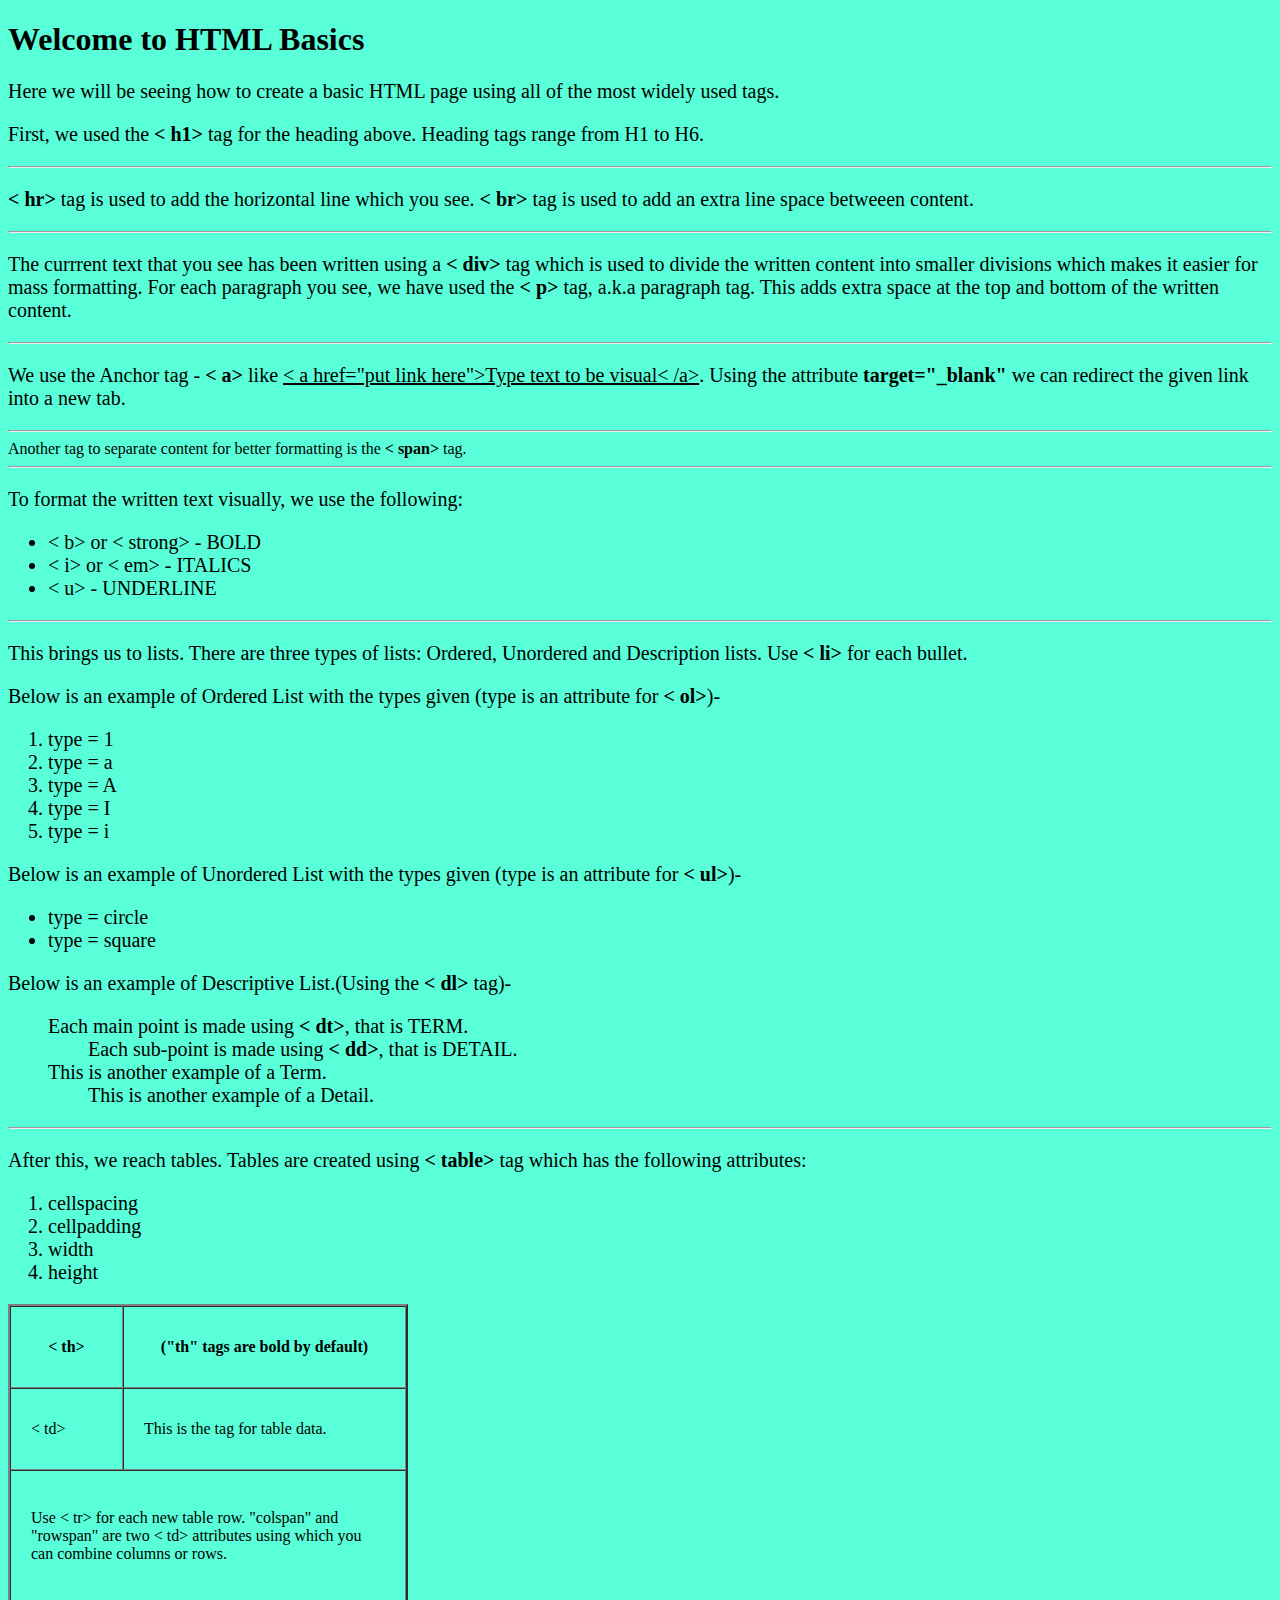
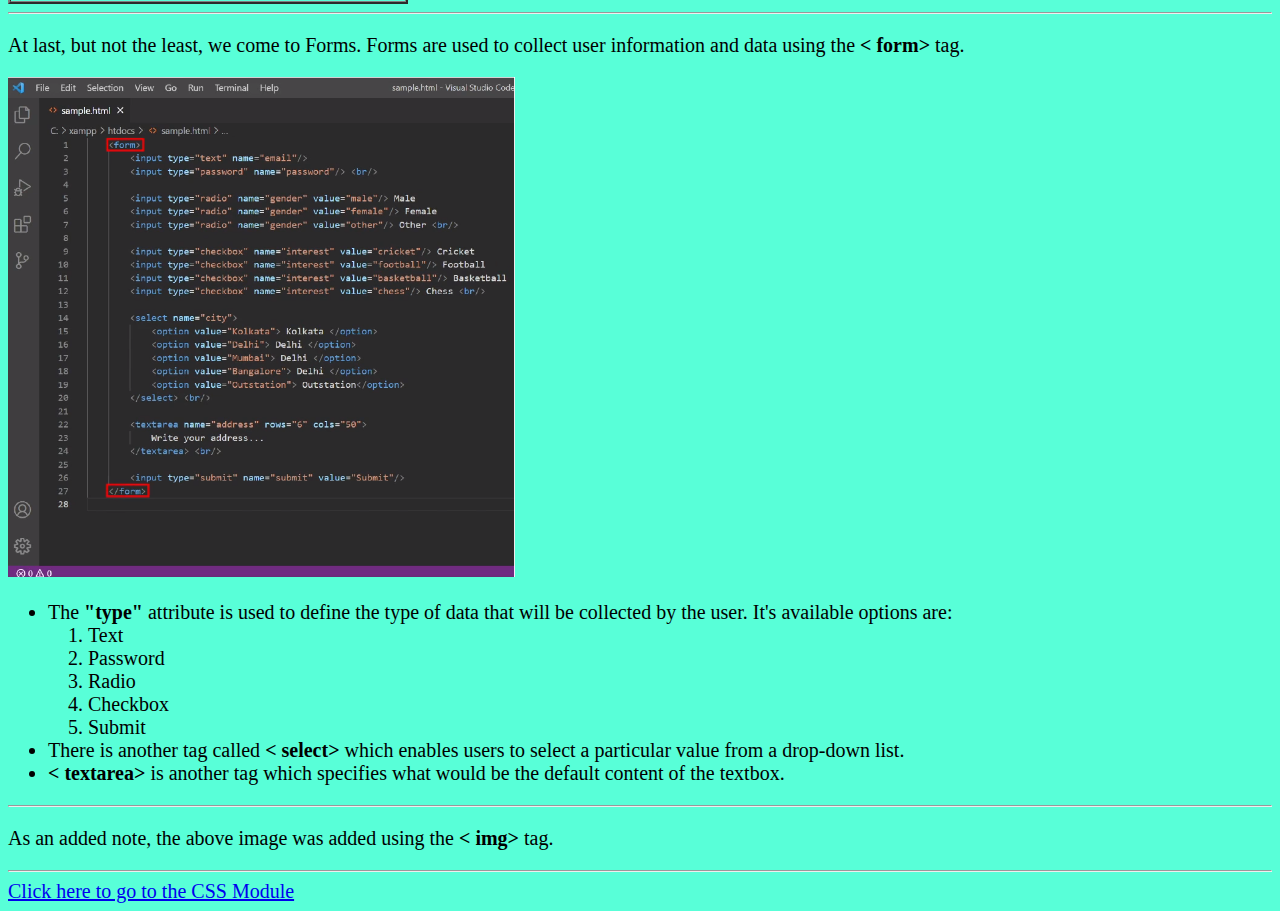
<file: index.html>
<!DOCTYPE html>
<html lang="en">
<head>
    <meta charset="UTF-8">
    <meta http-equiv="X-UA-Compatible" content="IE=edge">
    <meta name="viewport" content="width=device-width, initial-scale=1.0">
    <link rel="stylesheet" href="./CSS/indexStyles.css">
    <title>Document</title>
</head>
<body>
    <h1>Welcome to HTML Basics</h1>
    <p>Here we will be seeing how to create a basic HTML page using all of the most widely used tags.</p>
    <div>
        <p>First, we used the <strong>< h1></strong> tag for the heading above. Heading tags range from H1 to H6.</p>
        <hr/>
        <p><strong>< hr></strong> tag is used to add the horizontal line which you see. <strong>< br></strong> tag is used to add an extra line space betweeen content.</p>
        <hr>
        <p>The currrent text that you see has been written using a <strong>< div></strong> tag which is used to divide the written content into smaller divisions which makes it easier for mass formatting.
        For each paragraph you see, we have used the <strong>< p></strong> tag, a.k.a paragraph tag. This adds extra space at the top and bottom of the written content.</p>
    </div>
    <hr>
    <p>We use the Anchor tag - <strong>< a></strong> like <u>< a href="put link here">Type text to be visual< /a></u>. Using the attribute <strong>target="_blank"</strong> we can redirect the given link into a new tab.</p>
    <hr>
    <span>Another tag to separate content for better formatting is the <strong>< span></strong> tag.</span>
    <hr>
    <p>To format the written text visually, we use the following:
        <ul>
            <li>< b> or < strong> - BOLD</li>
            <li>< i> or < em> - ITALICS</li>
            <li>< u> - UNDERLINE</li>
        </ul>
    </p>
    <hr>
    <p>This brings us to lists. There are three types of lists: Ordered, Unordered and Description lists. Use <strong>< li></strong> for each bullet.</p>
    <p>Below is an example of Ordered List with the types given (type is an attribute for <strong>< ol></strong>)-</p>
    <ol>
        <li>type = 1</li>
        <li>type = a</li>
        <li>type = A</li>
        <li>type = I</li>
        <li>type = i</li>
    </ol>
    <p>Below is an example of Unordered List with the types given (type is an attribute for <strong>< ul></strong>)-</p>
    <ul>
        <li>type = circle</li>
        <li>type = square</li>
    </ul>
    <p>Below is an example of Descriptive List.(Using the <strong>< dl></strong> tag)-</p>
    <ol>
        <dt>Each main point is made using <strong>< dt></strong>, that is TERM.</dt>
        <dd>Each sub-point is made using <strong>< dd></strong>, that is DETAIL.</dd>
        <dt>This is another example of a Term.</dt>
        <dd>This is another example of a Detail.</dd>
    </ol>
    <hr>
    <p>After this, we reach tables. Tables are created using <strong>< table></strong> tag which has the following attributes:
        <ol>
            <li>cellspacing</li>
            <li>cellpadding</li>
            <li>width</li>
            <li>height</li>
        </ol>
    </p>
    <table border = '2' cellspacing = '0' cellpadding = '20' width = '400' height = '300'>
        <tr>
            <th>< th></th>
            <th>("th" tags are bold by default)</th>
        </tr>
        <tr>
            <td>< td></td>
            <td>This is the tag for table data.</td>
        </tr>
        <tr>
            <td colspan="2">Use < tr> for each new table row. "colspan" and "rowspan" are two < td> attributes using which you can combine columns or rows.</td>
        </tr>
    </table>
    <hr>
    <p>At last, but not the least, we come to Forms. Forms are used to collect user information and data using the <strong>< form></strong> tag.</p>
    <img src="/imgs/forms.png" alt="Forms image">
    <ul>
        <li>The <strong>"type"</strong> attribute is used to define the type of data that will be collected by the user. It's available options are:</li>
        <ol>
            <li>Text</li>
            <li>Password</li>
            <li>Radio</li>
            <li>Checkbox</li>
            <li>Submit</li>
        </ol>
        <li>There is another tag called <strong>< select></strong> which enables users to select a particular value from a drop-down list.</li>
        <li><strong>< textarea></strong> is another tag which specifies what would be the default content of the textbox.</li>
    </ul>
    <hr>
    <p>As an added note, the above image was added using the <strong>< img></strong> tag.</p>
    <hr>
    <a href="styling.html" target="_blank">Click here to go to the CSS Module</a>

</body>
</html>
</file>
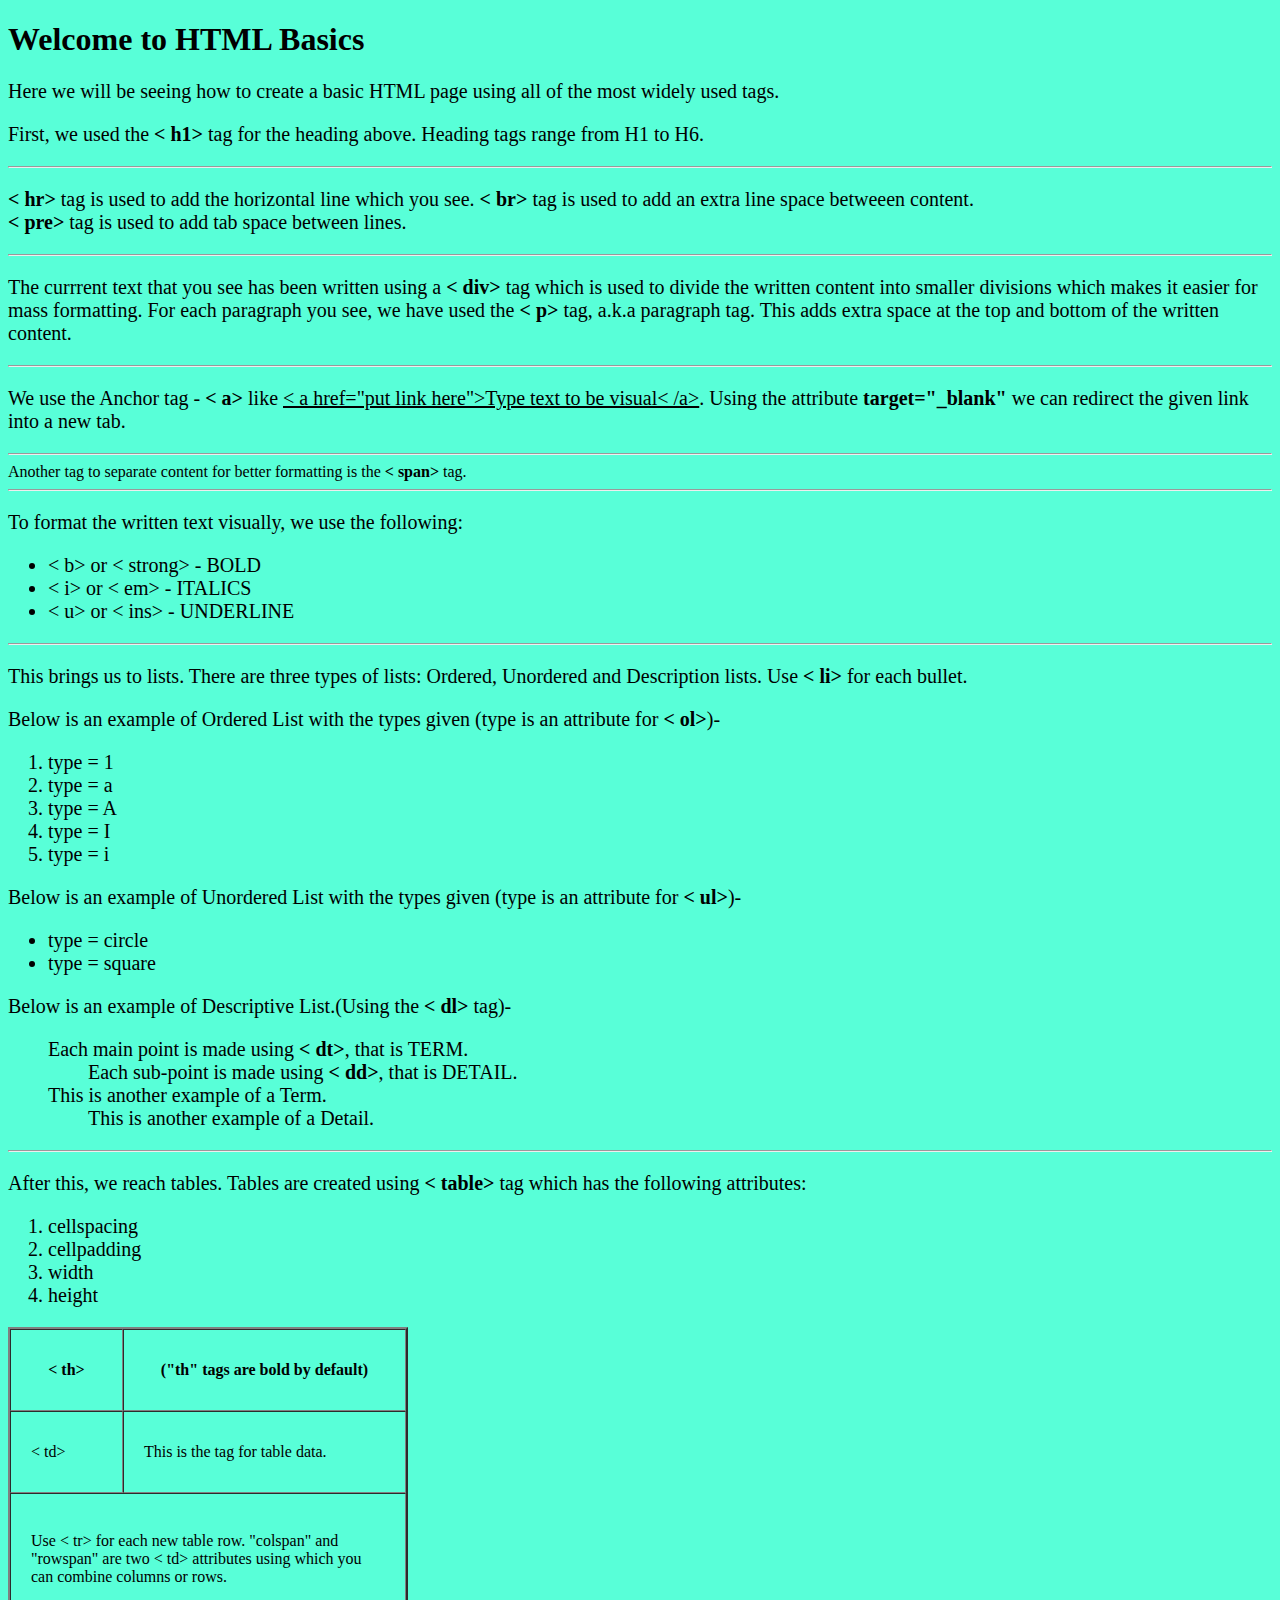
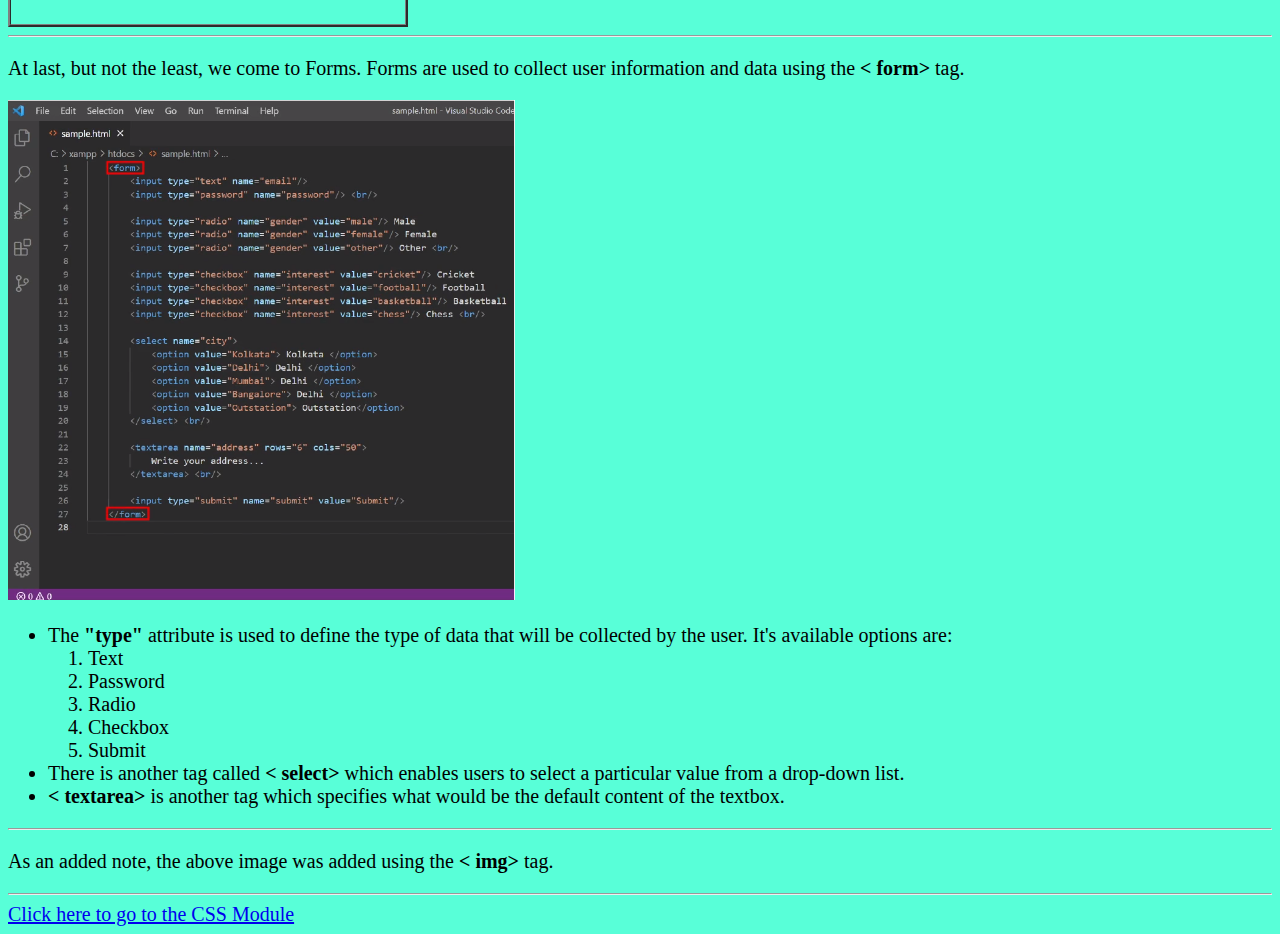
<file: htdocs/index.html>
<!DOCTYPE html>
<html lang="en">
<head>
    <meta charset="UTF-8">
    <meta http-equiv="X-UA-Compatible" content="IE=edge">
    <meta name="viewport" content="width=device-width, initial-scale=1.0">
    <link rel="stylesheet" href="../CSS/indexStyles.css">
    <title>Document</title>
</head>
<body>
    <h1>Welcome to HTML Basics</h1>
    <p>Here we will be seeing how to create a basic HTML page using all of the most widely used tags.</p>
    <div>
        <p>First, we used the <strong>< h1></strong> tag for the heading above. Heading tags range from H1 to H6.</p>
        <hr/>
        <p><strong>< hr></strong> tag is used to add the horizontal line which you see. <strong>< br></strong> tag is used to add an extra line space betweeen content.
        <br>
        <strong>< pre></strong> tag is used to add tab space between lines.</p>
        <hr>
        <p>The currrent text that you see has been written using a <strong>< div></strong> tag which is used to divide the written content into smaller divisions which makes it easier for mass formatting.
        For each paragraph you see, we have used the <strong>< p></strong> tag, a.k.a paragraph tag. This adds extra space at the top and bottom of the written content.</p>
    </div>
    <hr>
    <p>We use the Anchor tag - <strong>< a></strong> like <u>< a href="put link here">Type text to be visual< /a></u>. Using the attribute <strong>target="_blank"</strong> we can redirect the given link into a new tab.</p>
    <hr>
    <span>Another tag to separate content for better formatting is the <strong>< span></strong> tag.</span>
    <hr>
    <p>To format the written text visually, we use the following:
        <ul>
            <li>< b> or < strong> - BOLD</li>
            <li>< i> or < em> - ITALICS</li>
            <li>< u> or < ins> - UNDERLINE</li>
        </ul>
    </p>
    <hr>
    <p>This brings us to lists. There are three types of lists: Ordered, Unordered and Description lists. Use <strong>< li></strong> for each bullet.</p>
    <p>Below is an example of Ordered List with the types given (type is an attribute for <strong>< ol></strong>)-</p>
    <ol>
        <li>type = 1</li>
        <li>type = a</li>
        <li>type = A</li>
        <li>type = I</li>
        <li>type = i</li>
    </ol>
    <p>Below is an example of Unordered List with the types given (type is an attribute for <strong>< ul></strong>)-</p>
    <ul>
        <li>type = circle</li>
        <li>type = square</li>
    </ul>
    <p>Below is an example of Descriptive List.(Using the <strong>< dl></strong> tag)-</p>
    <ol>
        <dt>Each main point is made using <strong>< dt></strong>, that is TERM.</dt>
        <dd>Each sub-point is made using <strong>< dd></strong>, that is DETAIL.</dd>
        <dt>This is another example of a Term.</dt>
        <dd>This is another example of a Detail.</dd>
    </ol>
    <hr>
    <p>After this, we reach tables. Tables are created using <strong>< table></strong> tag which has the following attributes:
        <ol>
            <li>cellspacing</li>
            <li>cellpadding</li>
            <li>width</li>
            <li>height</li>
        </ol>
    </p>
    <table border = '2' cellspacing = '0' cellpadding = '20' width = '400' height = '300'>
        <tr>
            <th>< th></th>
            <th>("th" tags are bold by default)</th>
        </tr>
        <tr>
            <td>< td></td>
            <td>This is the tag for table data.</td>
        </tr>
        <tr>
            <td colspan="2">Use < tr> for each new table row. "colspan" and "rowspan" are two < td> attributes using which you can combine columns or rows.</td>
        </tr>
    </table>
    <hr>
    <p>At last, but not the least, we come to Forms. Forms are used to collect user information and data using the <strong>< form></strong> tag.</p>
    <img src="/imgs/forms.png" alt="Forms image">
    <ul>
        <li>The <strong>"type"</strong> attribute is used to define the type of data that will be collected by the user. It's available options are:</li>
        <ol>
            <li>Text</li>
            <li>Password</li>
            <li>Radio</li>
            <li>Checkbox</li>
            <li>Submit</li>
        </ol>
        <li>There is another tag called <strong>< select></strong> which enables users to select a particular value from a drop-down list.</li>
        <li><strong>< textarea></strong> is another tag which specifies what would be the default content of the textbox.</li>
    </ul>
    <hr>
    <p>As an added note, the above image was added using the <strong>< img></strong> tag.</p>
    <hr>
    <a href="./styling.html" target="_blank">Click here to go to the CSS Module</a>

</body>
</html>
</file>
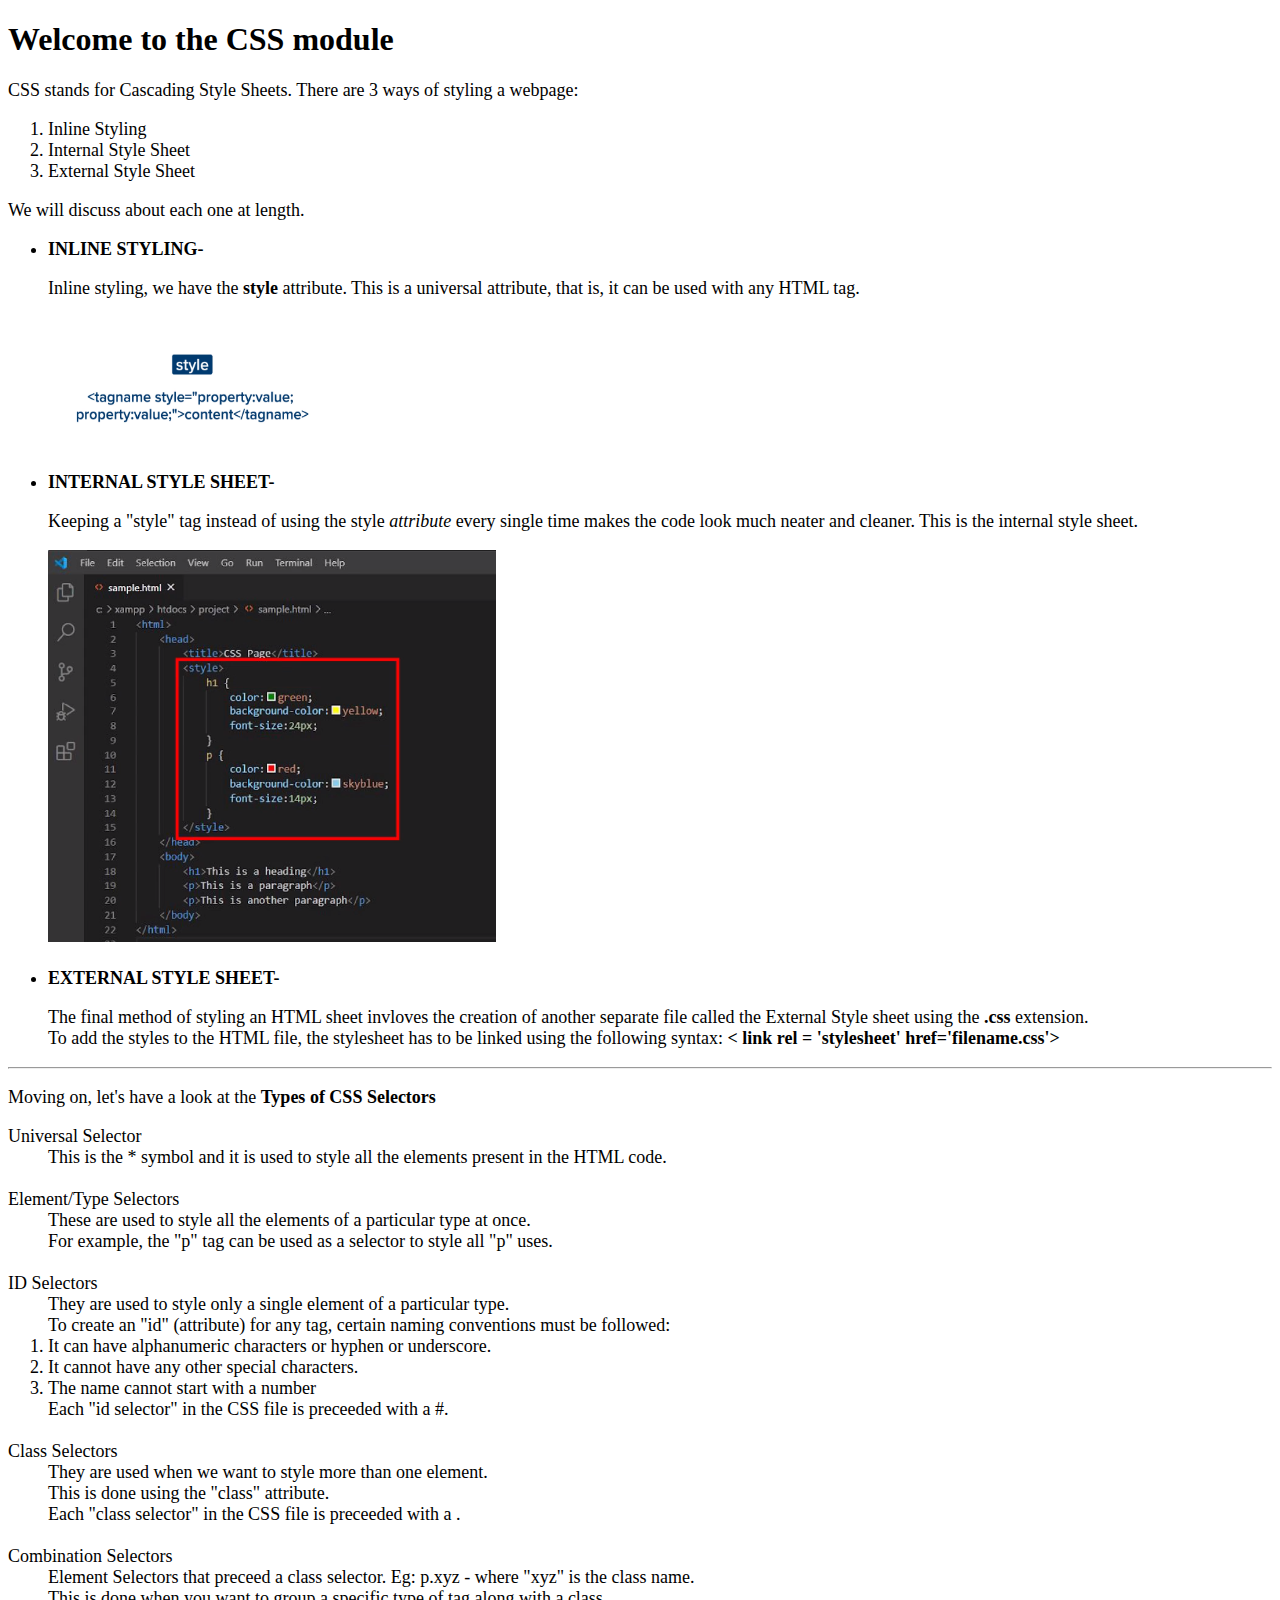
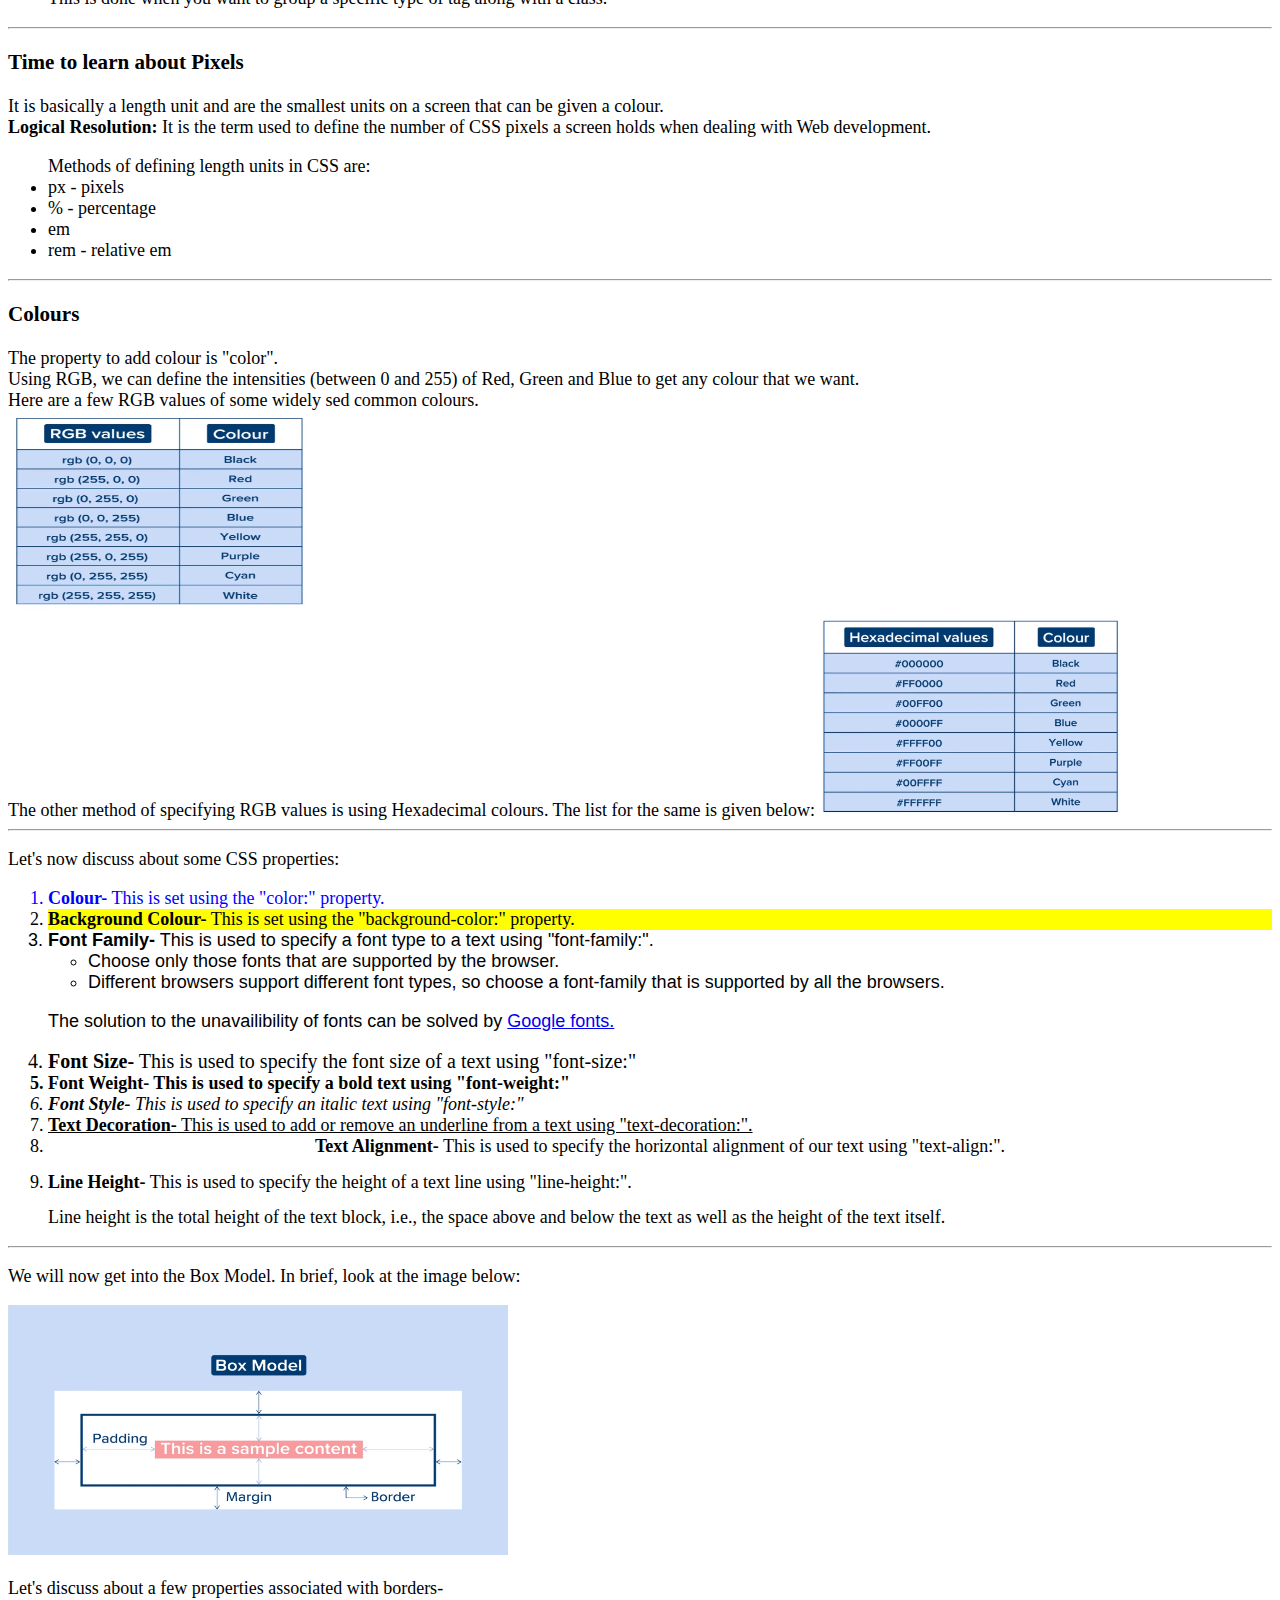
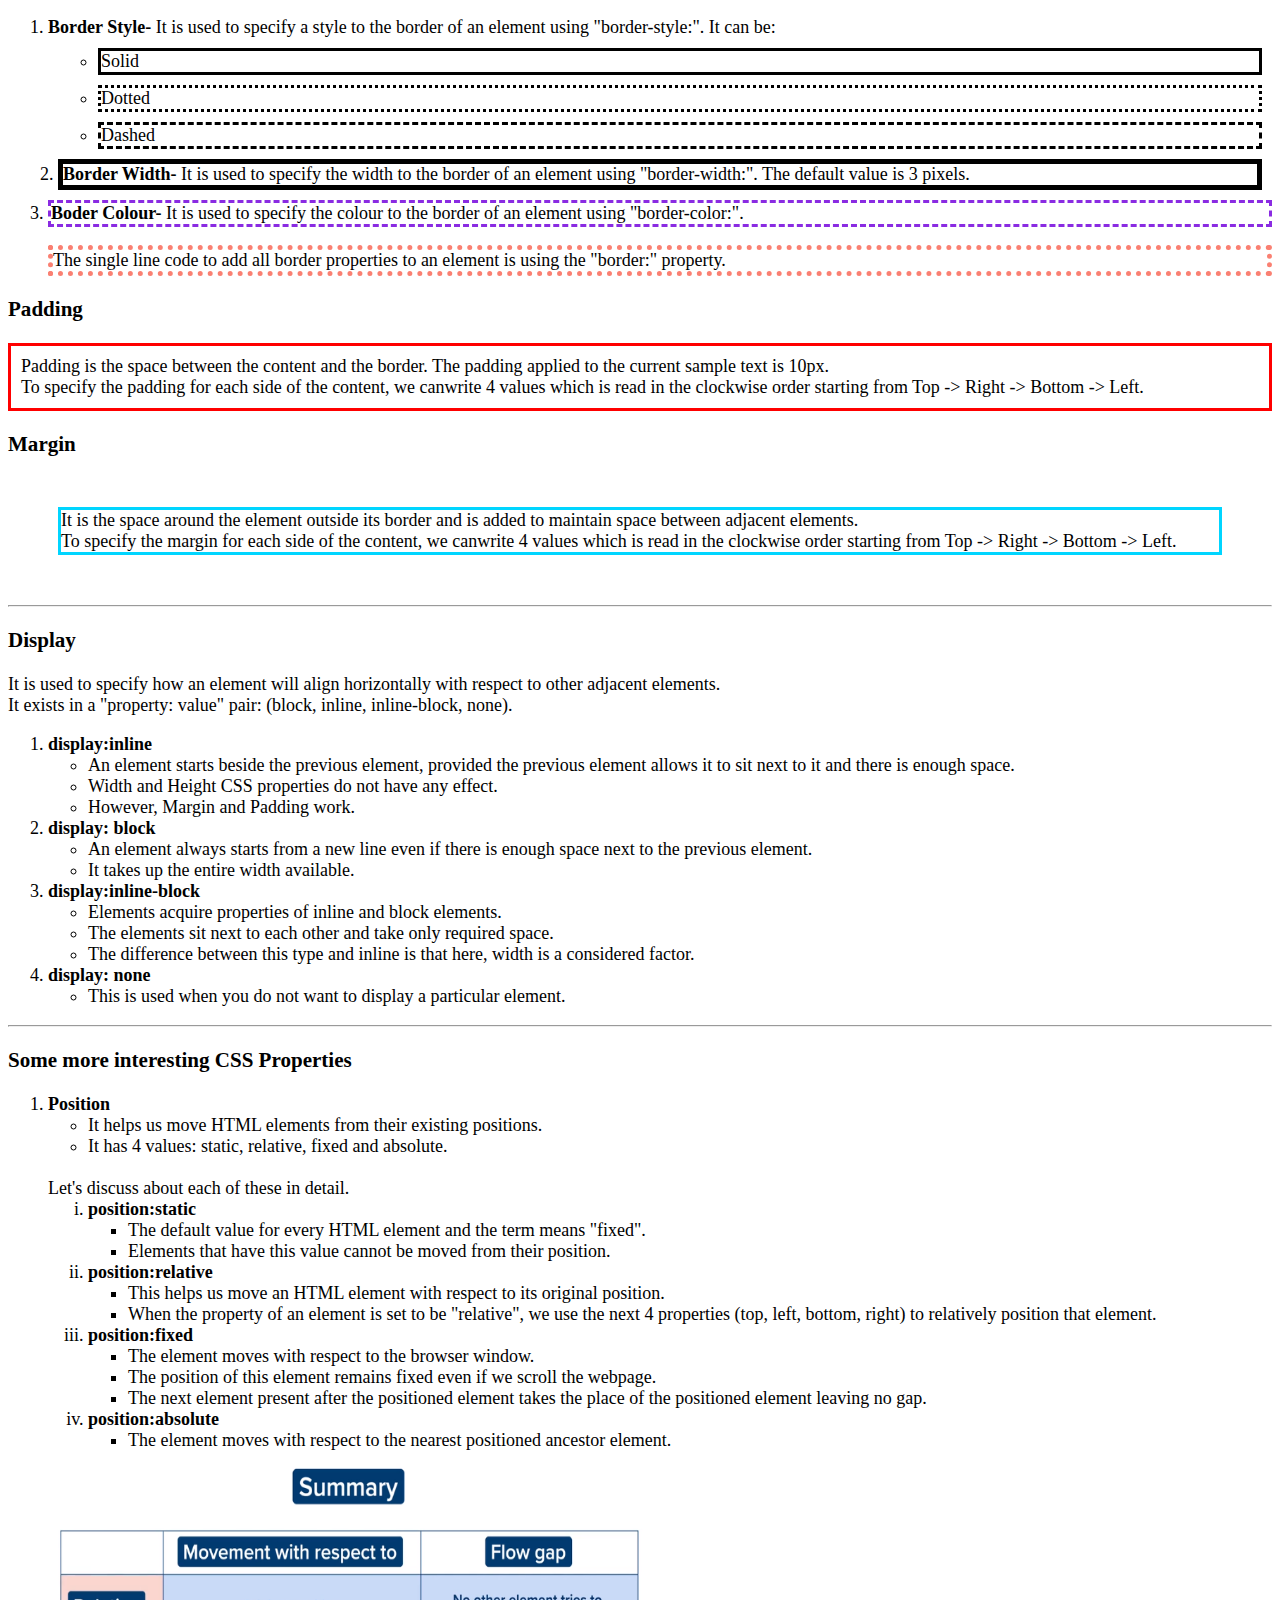
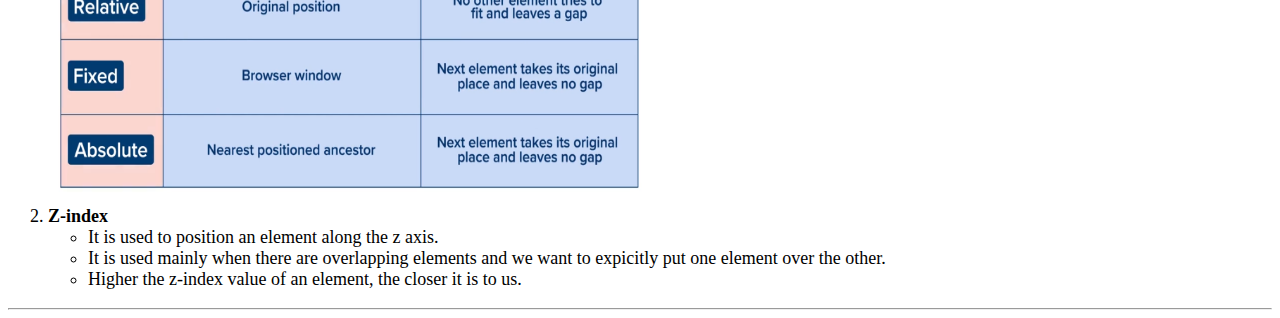
<file: styling.html>
<!DOCTYPE html>
<html lang="en">
<head>
    <meta charset="UTF-8">
    <meta http-equiv="X-UA-Compatible" content="IE=edge">
    <meta name="viewport" content="width=device-width, initial-scale=1.0">
    <link rel="stylesheet" href="./CSS/styles.css">
    <title>Document</title>
</head>
<body>
    <h1>Welcome to the CSS module</h1>
    <div>
        <p>CSS stands for Cascading Style Sheets. There are 3 ways of styling a webpage:
        <ol>
            <li>Inline Styling</li>
            <li>Internal Style Sheet</li>
            <li>External Style Sheet</li>
        </ol>
        We will discuss about each one at length.</p>
    </div>
    <div>
        <ul>
            <li><strong>INLINE STYLING-</strong></li>
            <p>Inline styling, we have the <strong>style</strong> attribute. This is a universal attribute, that is, it can be used with any HTML tag.</p>
            <img src="./imgs/style.png" alt="Styling image" width="300" height="150">

            <li><strong>INTERNAL STYLE SHEET-</strong></li>
            <p>Keeping a "style" tag instead of using the style <em>attribute</em> every single time makes the code look much neater and cleaner. This is the internal style sheet.</p>
            <img src="./imgs/Internal Style sheet.png" alt="ISS">
            <br/>
            <br/>

            <li><strong>EXTERNAL STYLE SHEET-</strong></li>
            <p>The final method of styling an HTML sheet invloves the creation of another separate file called the External Style sheet using the <strong>.css</strong> extension.
            <br>
            To add the styles to the HTML file, the stylesheet has to be linked using the following syntax: <strong>< link rel = 'stylesheet' href='filename.css'></strong></p>
        </ul>
    </div>
    <hr>
    <div>
        <p>Moving on, let's have a look at the <strong>Types of CSS Selectors</strong></p>
        <dl>
            <dt>Universal Selector</dt>
            <dd>This is the * symbol and it is used to style all the elements present in the HTML code.</dd>
            <br>
            <dt>Element/Type Selectors</dt>
            <dd>These are used to style all the elements of a particular type at once.</dd>
            <dd>For example, the "p" tag can be used as a selector to style all "p" uses.</dd>
            <br>
            <dt>ID Selectors</dt>
            <dd>They are used to style only a single element of a particular type.</dd>
            <dd>To create an "id" (attribute) for any tag, certain naming conventions must be followed:</dd>
            <ol>
                <li>It can have alphanumeric characters or hyphen or underscore.</li>
                <li>It cannot have any other special characters.</li>
                <li>The name cannot start with a number</li>
            </ol>
            <dd>Each "id selector" in the CSS file is preceeded with a #.</dd>
            <br>
            <dt>Class Selectors</dt>
            <dd>They are used when we want to style more than one element.</dd>
            <dd>This is done using the "class" attribute.</dd>
            <dd>Each "class selector" in the CSS file is preceeded with a .</dd>
            <br>
            <dt>Combination Selectors</dt>
            <dd>Element Selectors that preceed a class selector. Eg: p.xyz - where "xyz" is the class name.</dd>
            <dd>This is done when you want to group a specific type of tag along with a class.</dd>
        </dl>
    </div>
    <hr>
    <div>
        <h3>Time to learn about Pixels</h2>
        It is basically a length unit and are the smallest units on a screen that can be given a colour.
        <br>
        <strong>Logical Resolution:</strong> It is the term used to define the number of CSS pixels a screen holds when dealing with Web development.
        <ul>
            Methods of defining length units in CSS are:
            <li>
                px - pixels
            </li>
            <li>
                % - percentage
            </li>
            <li>
                em
            </li>
            <li>rem - relative em</li>
        </ul>
    </div>
    <hr>
    <div>
        <h3>Colours</h3>
        The property to add colour is "color".
        <br>
        Using RGB, we can define the intensities (between 0 and 255) of Red, Green and Blue to get any colour that we want.
        <br>
        Here are a few RGB values of some widely sed common colours.
        <br>
        <img src="./imgs/colours (RGB).png" alt="RGB colours list" width = '300' height = '200'>
        <br>
        The other method of specifying RGB values is using Hexadecimal colours. The list for the same is given below:
        <img src="./imgs/colours (hex).png" alt="Hex Colour codes" width = '300' height = '200'>
    </div>
    <hr>
    <div>
        <p>Let's now discuss about some CSS properties:</p>
        <ol>
            <li class="a">
                <strong>Colour-</strong> This is set using the "color:" property.
            </li>
            <li class="b">
                <strong>Background Colour-</strong> This is set using the "background-color:" property.
            </li>
            <li class="c">
                <strong>Font Family-</strong> This is used to specify a font type to a text using "font-family:".
                <ul>
                    <li>Choose only those fonts that are supported by the browser.</li>
                    <li>
                        Different browsers support different font types, so choose a font-family that is supported by all the browsers.
                    </li>
                </ul>
                <p>The solution to the unavailibility of fonts can be solved by <a href="https://fonts.google.com/" target="_blank">Google fonts.</a></p>
            </li>
            <li class="d"><strong>Font Size-</strong>
                This is used to specify the font size of a text using "font-size:"
            </li>
            <li class="e">
                <strong>Font Weight-</strong> This is used to specify a bold text using "font-weight:"
            </li>
            <li class="f">
                <strong>Font Style-</strong> This is used to specify an italic text using "font-style:"
            </li>
            <li class="g">
                <strong>Text Decoration-</strong> This is used to add or remove an underline from a text using "text-decoration:".
            </li>
            <li class="h">
                <strong>Text Alignment-</strong>
                This is used to specify the horizontal alignment of our text using "text-align:".
            </li>
            <li class="i">
                <strong>Line Height-</strong> This is used to specify the height of a text line using "line-height:".
            </li>
            Line height is the total height of the text block, i.e., the space above and below the text as well as the height of the text itself.
        </ol>
    </div>
    <hr>
    <div>
        <p>
            We will now get into the Box Model. In brief, look at the image below:
        </p>
        <img src="./imgs/Box Model.png" alt="Box Model diagram" width="500" height="250">
        <p>
            Let's discuss about a few properties associated with borders-
            <ol>
                <li>
                    <strong>Border Style-</strong> It is used to specify a style to the border of an element using "border-style:". It can be:
                    <ul class="abc">
                        <li class="aa">Solid</li>
                        <li class="ab">Dotted</li>
                        <li class="ac">Dashed</li>
                    </ul>
                </li>
                <li class="ad">
                    <strong>Border Width-</strong> It is used to specify the width to the border of an element using "border-width:". The default value is 3 pixels.
                </li>
                <li class="ae">
                    <strong>Boder Colour-</strong> It is used to specify the colour to the border of an element using "border-color:".
                </li>
                <p class="af">The single line code to add all border properties to an element is using the "border:" property.</p>
            </ol>
        </p>
    </div>
    <div>
        <h3>
            Padding
        </h3>
        <div class="padp">
            Padding is the space between the content and the border. The padding applied to the current sample text is 10px.
            <br>
            To specify the padding for each side of the content, we canwrite 4 values which is read in the clockwise order starting from Top -> Right -> Bottom -> Left.
        </div>
        <h3>
            Margin
        </h3>
        <p class="marbor">
            It is the space around the element outside its border and is added to maintain space between adjacent elements.
            <br>
            To specify the margin for each side of the content, we canwrite 4 values which is read in the clockwise order starting from Top -> Right -> Bottom -> Left.
        </p>
    </div>
    <hr>
    <div>
        <h3>
            Display
        </h3>
        It is used to specify how an element will align horizontally with respect to other adjacent elements.
        <br>
        It exists in a "property: value" pair: (block, inline, inline-block, none). 
    </div>
    <div>
        <ol>
            <li>
                <strong>display:inline</strong>
                <ul>
                    <li>
                        An element starts beside the previous element, provided the previous element allows it to sit next to it and there is enough space.
                    </li>
                    <li>
                        Width and Height CSS properties do not have any effect.
                    </li>
                    <li>
                        However, Margin and Padding work.
                    </li>
                </ul>
            </li>
            <li>
                <strong>display: block</strong>
                <ul>
                    <li>
                        An element always starts from a new line even if there is enough space next to the previous element.
                    </li>
                    <li>
                        It takes up the entire width available.
                    </li>
                </ul>
            </li>
            <li>
                <strong>display:inline-block</strong>
                <ul>
                    <li>
                        Elements acquire properties of inline and block elements.
                    </li>
                    <li>
                        The elements sit next to each other and take only required space.
                    </li>
                    <li>
                        The difference between this type and inline is that here, width is a considered factor.
                    </li>
                </ul>
            </li>
            <li>
                <strong>display: none</strong>
                <ul>
                    <li>
                        This is used when you do not want to display a particular element.
                    </li>
                </ul>
            </li>
        </ol>
    </div>
    <hr>
    <div>
        <h3>Some more interesting CSS Properties</h3>
        <ol>
            <li>
                <strong>Position</strong>
            </li>
            <ul>
                <li>
                    It helps us move HTML elements from their existing positions.
                </li>
                <li>
                    It has 4 values: static, relative, fixed and absolute.
                </li>
            </ul>
            <br>
            Let's discuss about each of these in detail.
            <ol type="i">
                <li>
                    <strong>position:static</strong>
                    <ul>
                        <li>
                            The default value for every HTML element and the term means "fixed".
                        </li>
                        <li>
                            Elements that have this value cannot be moved from their position.
                        </li>
                    </ul>
                </li>
                <li>
                    <strong>position:relative</strong>
                    <ul>
                        <li>
                            This helps us move an HTML element with respect to its original position.
                        </li>
                        <li>
                            When the property of an element is set to be "relative", we use the next 4 properties (top, left, bottom, right) to relatively position that element.
                        </li>
                    </ul>
                </li>
                <li>
                    <strong>position:fixed</strong>
                    <ul>
                        <li>
                            The element moves with respect to the browser window.
                        </li>
                        <li>
                            The position of this element remains fixed even if we scroll the webpage.
                        </li>
                        <li>
                            The next element present after the positioned element takes the place of the positioned element leaving no gap.
                        </li>
                    </ul>
                </li>
                <li>
                    <strong>position:absolute</strong>
                    <ul>
                        <li>
                            The element moves with respect to the nearest positioned ancestor element.
                        </li>
                    </ul>
                </li>
            </ol>
            <img src="./imgs/Position.png" alt="Position table" width="600" height="350">
            <li>
                <strong>Z-index</strong>
            </li>
            <ul>
                <li>
                    It is used to position an element along the z axis.
                </li>
                <li>
                    It is used mainly when there are overlapping elements and we want to expicitly put one element over the other.
                </li>
                <li>
                    Higher the z-index value of an element, the closer it is to us.
                </li>
            </ul>
        </ol>
    </div>
    <hr>
    <div>
        
    </div>
</body>
</html>
</file>
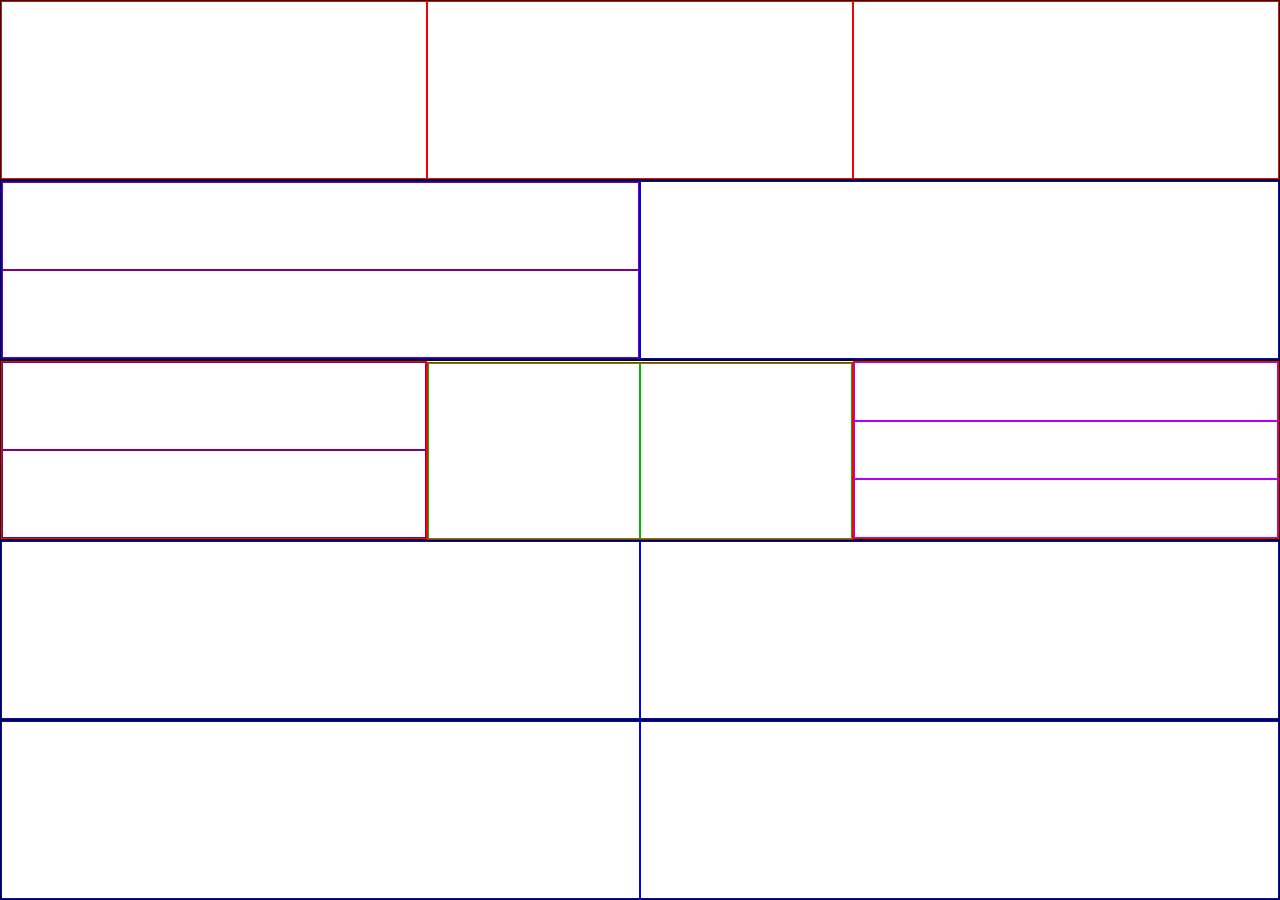
<file: wireframe1.html>
<!DOCTYPE html>
<html lang="en">
<head>
    <meta charset="UTF-8">
    <meta http-equiv="X-UA-Compatible" content="IE=edge">
    <meta name="viewport" content="width=device-width, initial-scale=1.0">
    <link rel="stylesheet" href="./CSS/trial.css">
    <title>Document</title>
</head>
<body>
    <div class="row">
        <div class="col">
        </div>
        <div class="col">
        </div>
        <div class="col">  
        </div>
    </div>

    <div class="row">
        <div class="col2">
            <div class="subrow1">
            </div>
            <div class="subrow1">
            </div>
        </div>
        <div class="col2">
        </div>
    </div>
    
    <div class="row">
        <div class="col">
            <div class="subrow1">
            </div>
            <div class="subrow1">
            </div>
        </div>
        <div class="col">
            <div class="subcol1">
            </div>
            <div class="subcol1">
            </div>
        </div>
        <div class="col">
            <div class="subrow2">
            </div>
            <div class="subrow2">
            </div>
            <div class="subrow2">
            </div>
        </div>
    </div>

    <div class="row">
        <div class="col2">
        </div>
        <div class="col2">
        </div>
    </div>

    <div class="row">
        <div class="col2">
        </div>
        <div class="col2">
        </div>
    </div>
</body>
</html>
</file>
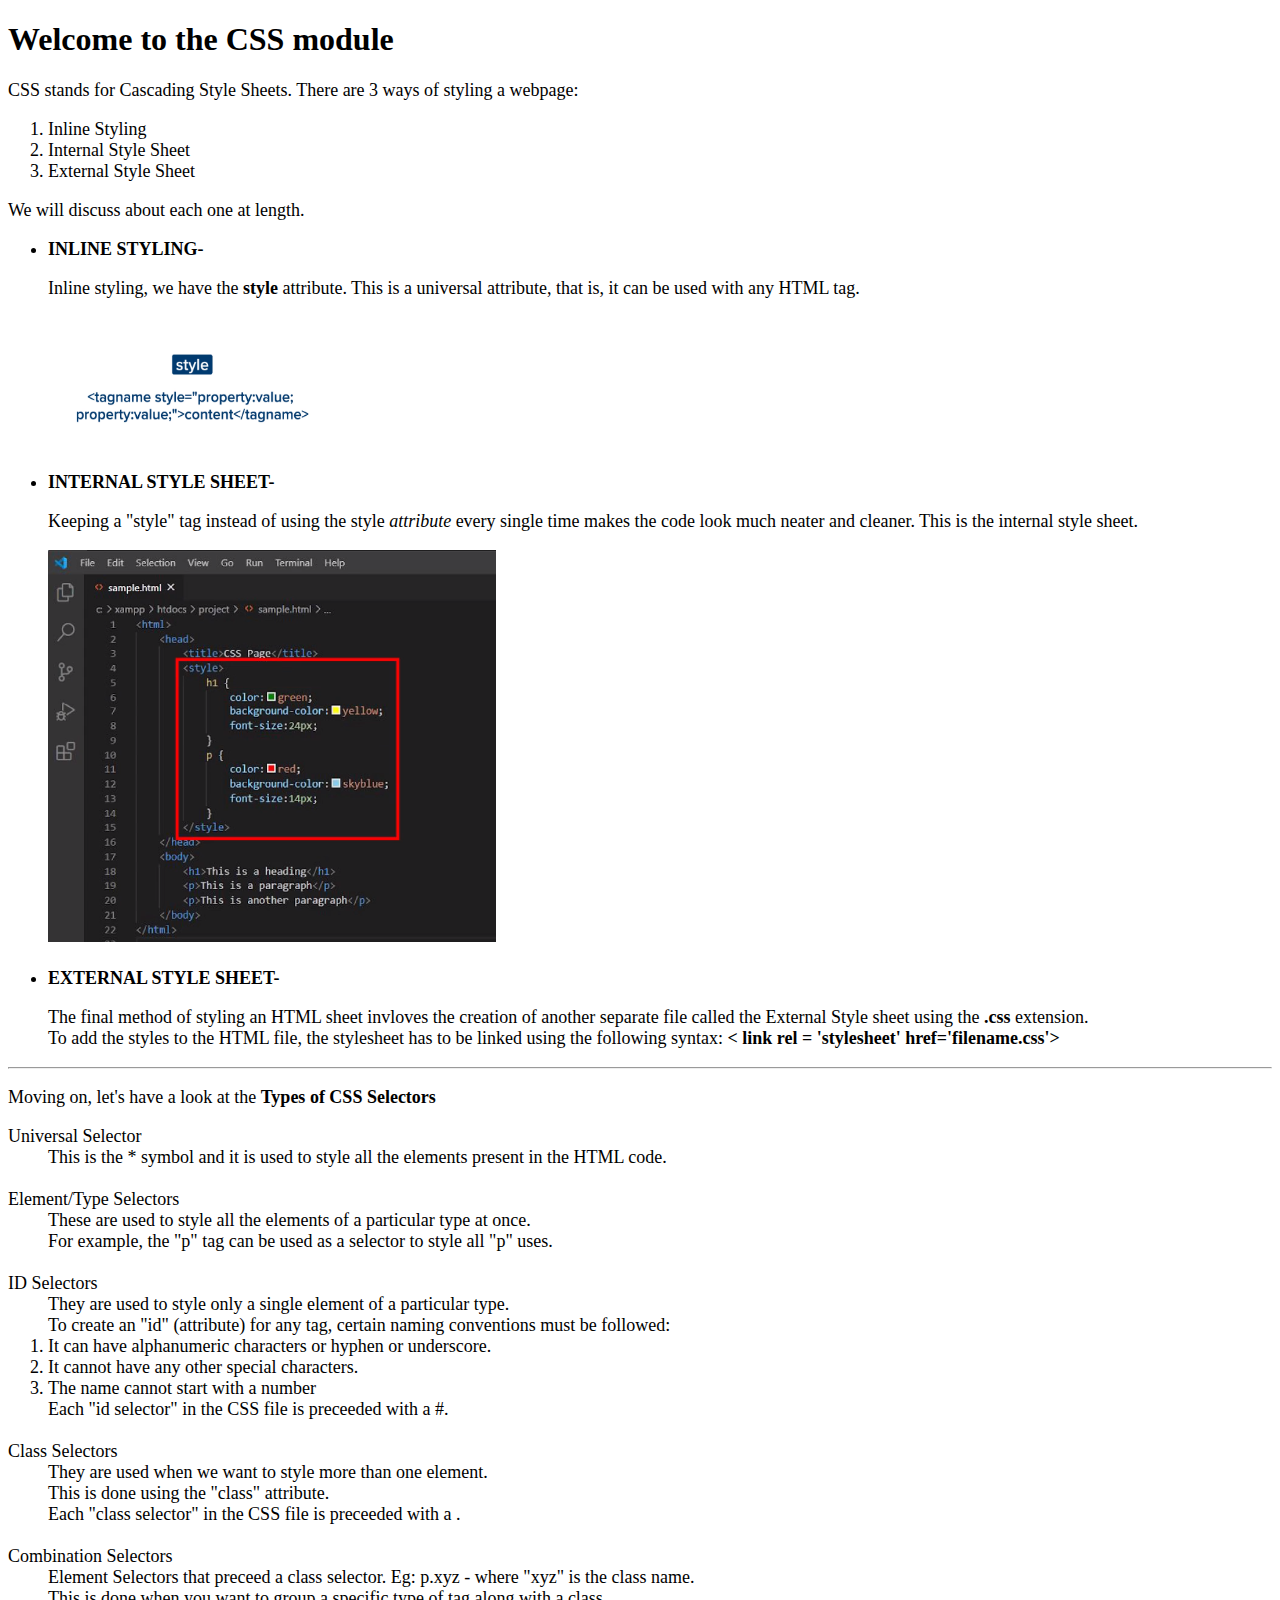
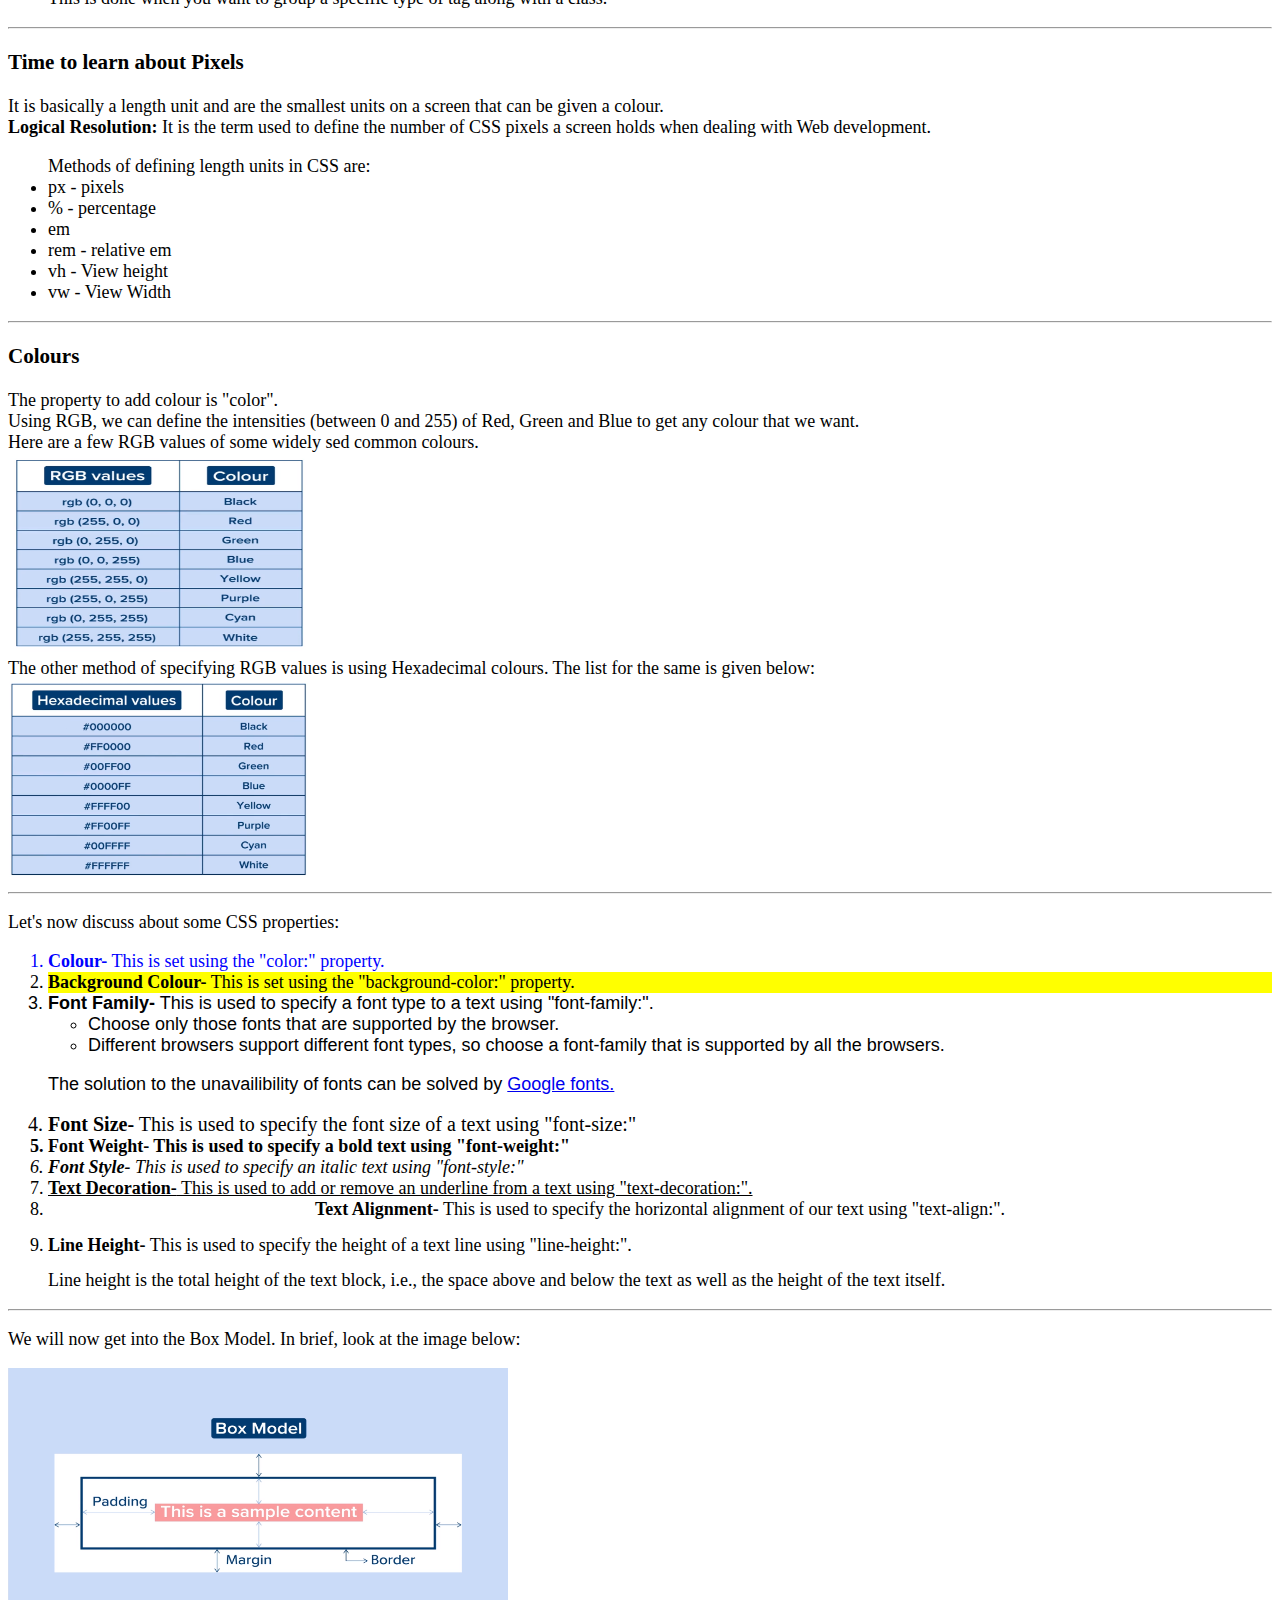
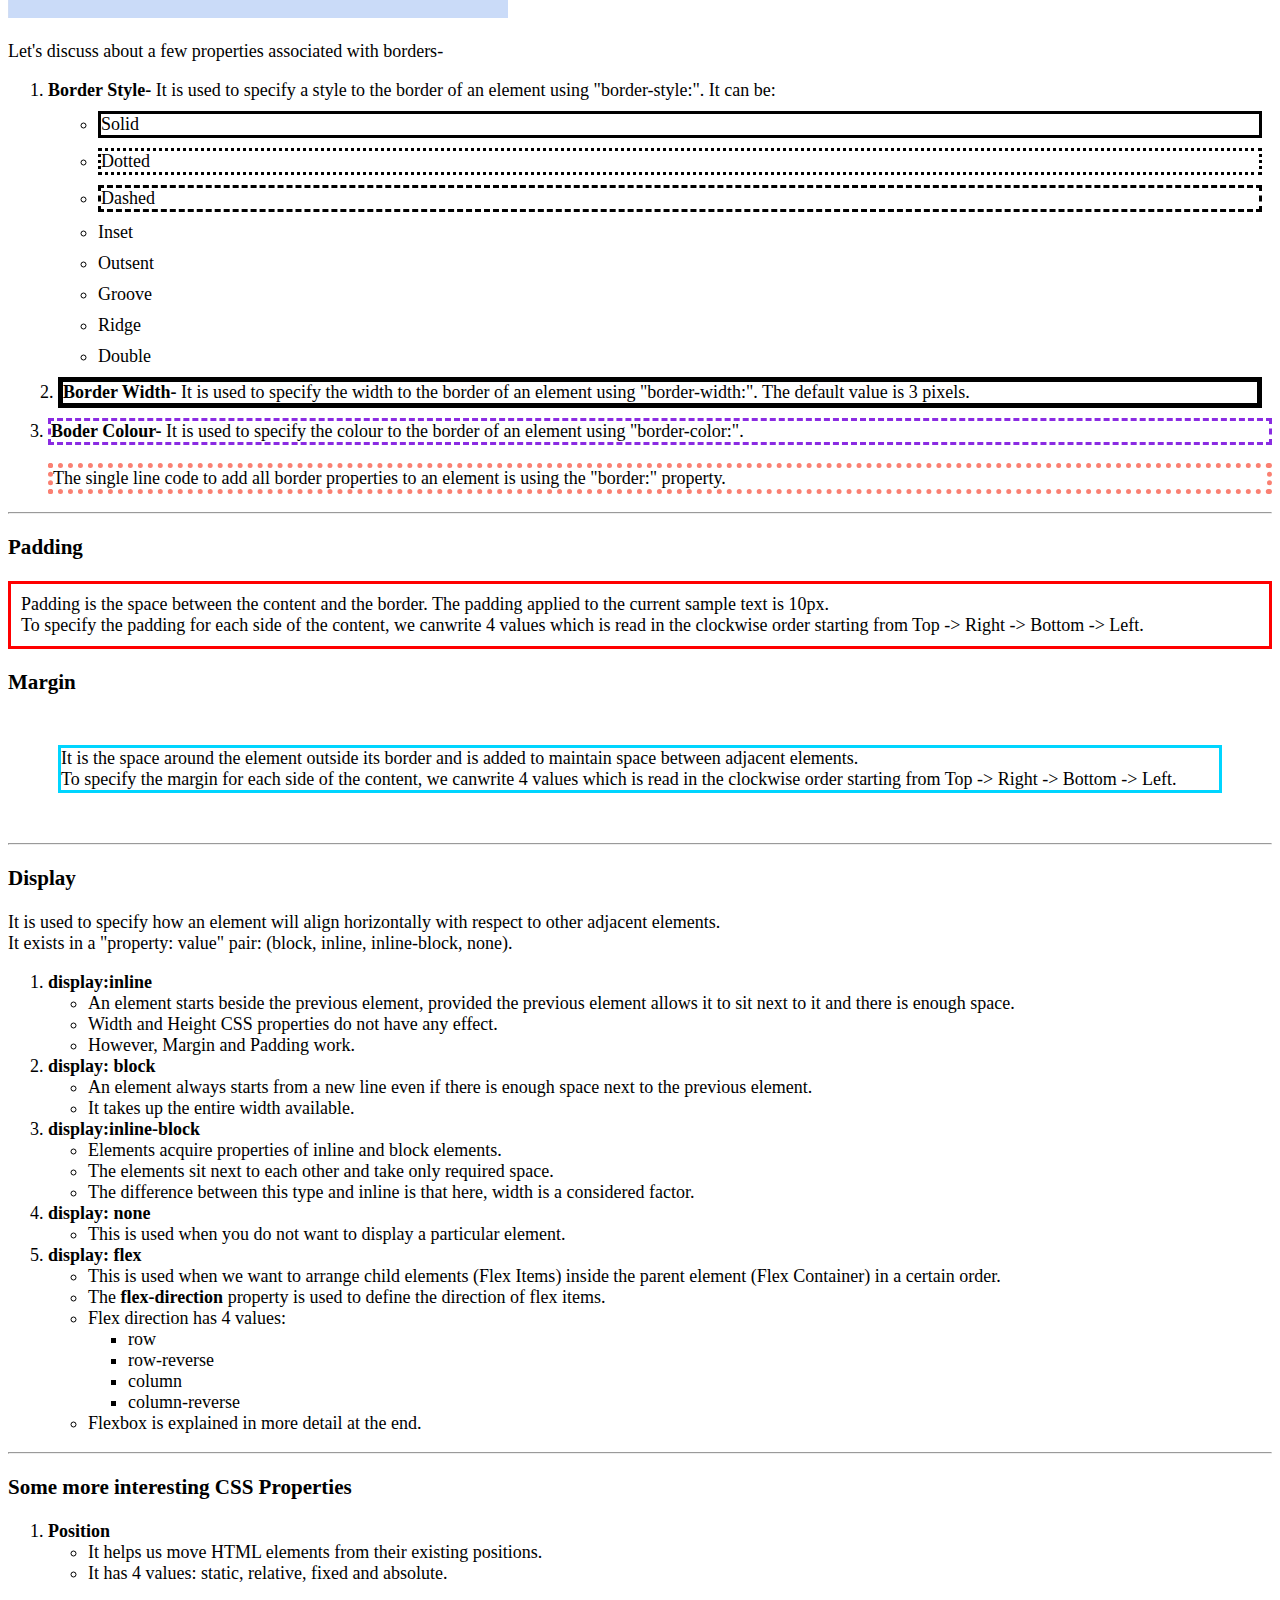
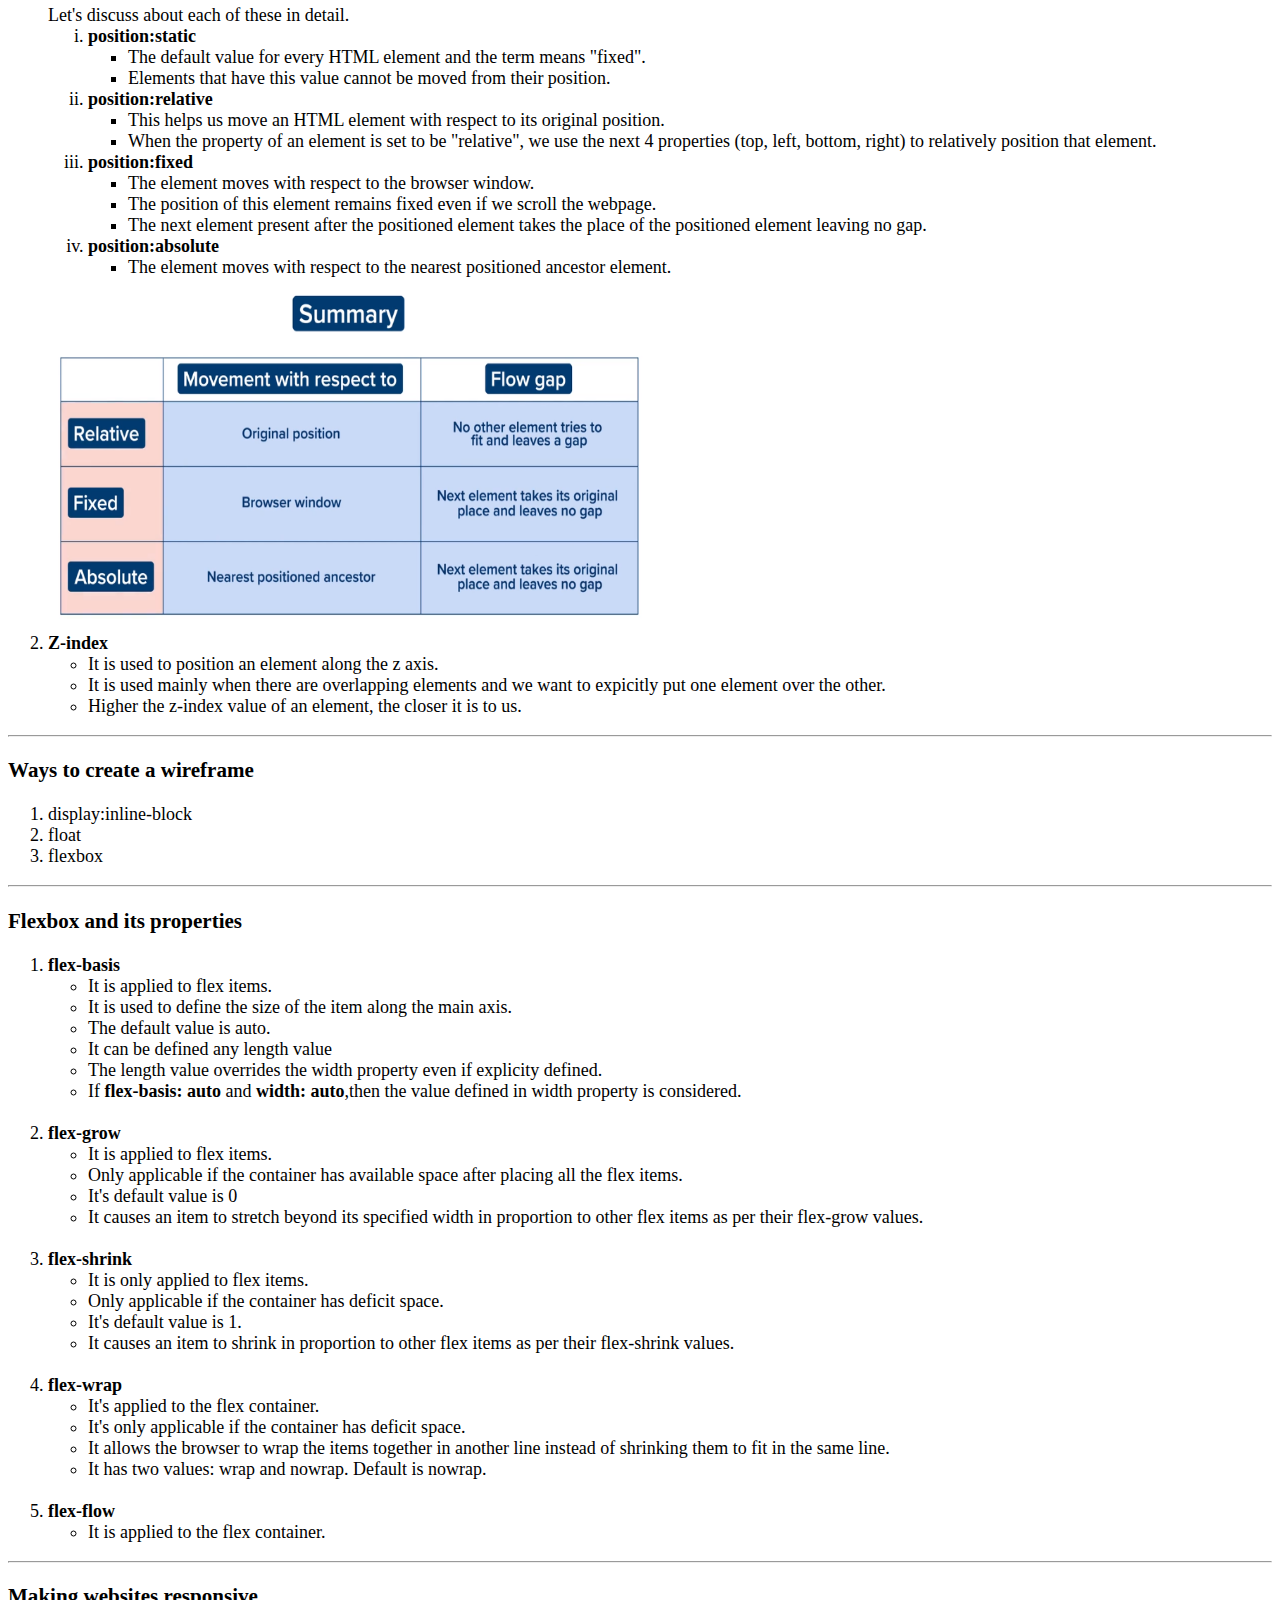
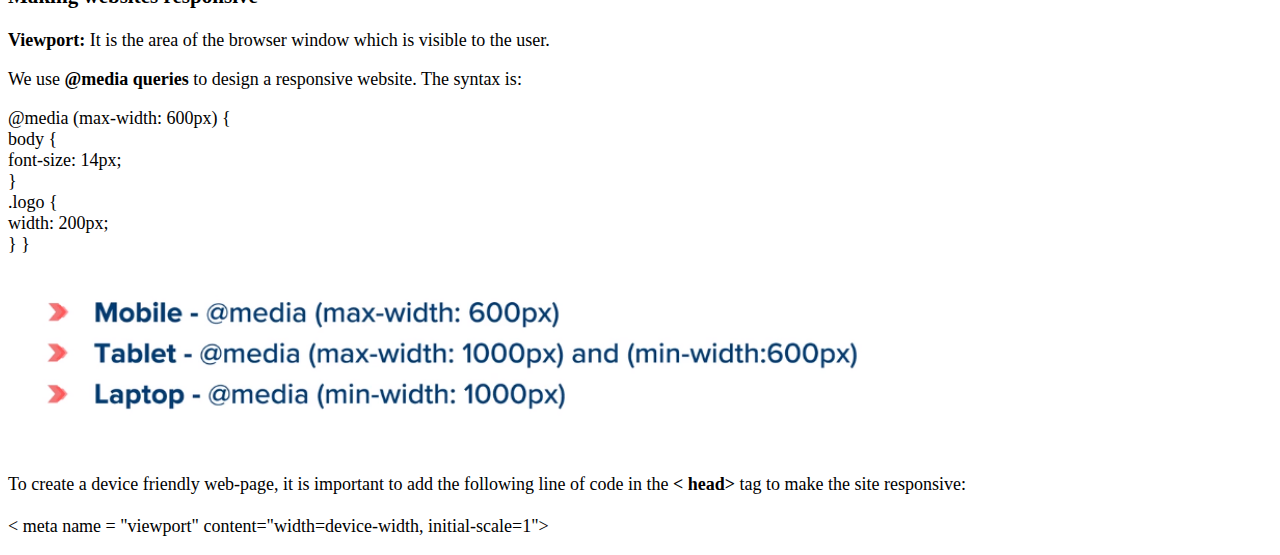
<file: htdocs/styling.html>
<!DOCTYPE html>
<html lang="en">
<head>
    <meta charset="UTF-8">
    <meta http-equiv="X-UA-Compatible" content="IE=edge">
    <meta name="viewport" content="width=device-width, initial-scale=1.0">
    <link rel="stylesheet" href="../CSS/styles.css">
    <title>Document</title>
</head>
<body>
    <h1>Welcome to the CSS module</h1>
    <div>
        <p>CSS stands for Cascading Style Sheets. There are 3 ways of styling a webpage:
        <ol>
            <li>Inline Styling</li>
            <li>Internal Style Sheet</li>
            <li>External Style Sheet</li>
        </ol>
        We will discuss about each one at length.</p>
    </div>
    <div>           <!--Types of styling-->
        <ul>
            <li><strong>INLINE STYLING-</strong></li>
            <p>Inline styling, we have the <strong>style</strong> attribute. This is a universal attribute, that is, it can be used with any HTML tag.</p>
            <img src="../imgs/style.png" alt="Styling image" width="300" height="150">

            <li><strong>INTERNAL STYLE SHEET-</strong></li>
            <p>Keeping a "style" tag instead of using the style <em>attribute</em> every single time makes the code look much neater and cleaner. This is the internal style sheet.</p>
            <img src="../imgs/Internal Style sheet.png" alt="ISS">
            <br/>
            <br/>

            <li><strong>EXTERNAL STYLE SHEET-</strong></li>
            <p>The final method of styling an HTML sheet invloves the creation of another separate file called the External Style sheet using the <strong>.css</strong> extension.
            <br>
            To add the styles to the HTML file, the stylesheet has to be linked using the following syntax: <strong>< link rel = 'stylesheet' href='filename.css'></strong></p>
        </ul>
    </div>
    <hr>
    <div>           <!--Types of CSS selectors-->
        <p>Moving on, let's have a look at the <strong>Types of CSS Selectors</strong></p>
        <dl>
            <dt>Universal Selector</dt>
            <dd>This is the * symbol and it is used to style all the elements present in the HTML code.</dd>
            <br>
            <dt>Element/Type Selectors</dt>
            <dd>These are used to style all the elements of a particular type at once.</dd>
            <dd>For example, the "p" tag can be used as a selector to style all "p" uses.</dd>
            <br>
            <dt>ID Selectors</dt>
            <dd>They are used to style only a single element of a particular type.</dd>
            <dd>To create an "id" (attribute) for any tag, certain naming conventions must be followed:</dd>
            <ol>
                <li>It can have alphanumeric characters or hyphen or underscore.</li>
                <li>It cannot have any other special characters.</li>
                <li>The name cannot start with a number</li>
            </ol>
            <dd>Each "id selector" in the CSS file is preceeded with a #.</dd>
            <br>
            <dt>Class Selectors</dt>
            <dd>They are used when we want to style more than one element.</dd>
            <dd>This is done using the "class" attribute.</dd>
            <dd>Each "class selector" in the CSS file is preceeded with a .</dd>
            <br>
            <dt>Combination Selectors</dt>
            <dd>Element Selectors that preceed a class selector. Eg: p.xyz - where "xyz" is the class name.</dd>
            <dd>This is done when you want to group a specific type of tag along with a class.</dd>
        </dl>
    </div>
    <hr>
    <div>           <!--Pixels-->
        <h3>Time to learn about Pixels</h2>
        It is basically a length unit and are the smallest units on a screen that can be given a colour.
        <br>
        <strong>Logical Resolution:</strong> It is the term used to define the number of CSS pixels a screen holds when dealing with Web development.
        <ul>
            Methods of defining length units in CSS are:
            <li>
                px - pixels
            </li>
            <li>
                % - percentage
            </li>
            <li>
                em
            </li>
            <li>
                rem - relative em
            </li>
            <li>
                vh - View height
            </li>
            <li>
                vw - View Width
            </li>
        </ul>
    </div>
    <hr>
    <div>           <!--Colours-->
        <h3>Colours</h3>
        The property to add colour is "color".
        <br>
        Using RGB, we can define the intensities (between 0 and 255) of Red, Green and Blue to get any colour that we want.
        <br>
        Here are a few RGB values of some widely sed common colours.
        <br>
        <img src="../imgs/colours (RGB).png" alt="RGB colours list" width = '300' height = '200'>
        <br>
        The other method of specifying RGB values is using Hexadecimal colours. The list for the same is given below:
        <br>
        <img src="../imgs/colours (hex).png" alt="Hex Colour codes" width = '300' height = '200'>
    </div>
    <hr>
    <div>           <!--CSS Content properties-->
        <p>Let's now discuss about some CSS properties:</p>
        <ol>
            <li class="a">
                <strong>Colour-</strong> This is set using the "color:" property.
            </li>
            <li class="b">
                <strong>Background Colour-</strong> This is set using the "background-color:" property.
            </li>
            <li class="c">
                <strong>Font Family-</strong> This is used to specify a font type to a text using "font-family:".
                <ul>
                    <li>Choose only those fonts that are supported by the browser.</li>
                    <li>
                        Different browsers support different font types, so choose a font-family that is supported by all the browsers.
                    </li>
                </ul>
                <p>The solution to the unavailibility of fonts can be solved by <a href="https://fonts.google.com/" target="_blank">Google fonts.</a></p>
            </li>
            <li class="d"><strong>Font Size-</strong>
                This is used to specify the font size of a text using "font-size:"
            </li>
            <li class="e">
                <strong>Font Weight-</strong> This is used to specify a bold text using "font-weight:"
            </li>
            <li class="f">
                <strong>Font Style-</strong> This is used to specify an italic text using "font-style:"
            </li>
            <li class="g">
                <strong>Text Decoration-</strong> This is used to add or remove an underline from a text using "text-decoration:".
            </li>
            <li class="h">
                <strong>Text Alignment-</strong>
                This is used to specify the horizontal alignment of our text using "text-align:".
            </li>
            <li class="i">
                <strong>Line Height-</strong> This is used to specify the height of a text line using "line-height:".
            </li>
            Line height is the total height of the text block, i.e., the space above and below the text as well as the height of the text itself.
        </ol>
    </div>
    <hr>
    <div>           <!--Box Model and Borders-->
        <p>
            We will now get into the Box Model. In brief, look at the image below:
        </p>
        <img src="../imgs/Box Model.png" alt="Box Model diagram" width="500" height="250">
        <p>
            Let's discuss about a few properties associated with borders-
            <ol>
                <li>
                    <strong>Border Style-</strong> It is used to specify a style to the border of an element using "border-style:". It can be:
                    <ul class="abc">
                        <li class="aa">Solid</li>
                        <li class="ab">Dotted</li>
                        <li class="ac">Dashed</li>
                        <li class="aad">Inset</li>
                        <li class="aae">Outsent</li>
                        <li class="aaf">Groove</li>
                        <li class="aag">Ridge</li>
                        <li class="aah">Double</li>
                    </ul>
                </li>
                <li class="ad">
                    <strong>Border Width-</strong> It is used to specify the width to the border of an element using "border-width:". The default value is 3 pixels.
                </li>
                <li class="ae">
                    <strong>Boder Colour-</strong> It is used to specify the colour to the border of an element using "border-color:".
                </li>
                <p class="af">The single line code to add all border properties to an element is using the "border:" property.</p>
            </ol>
        </p>
    </div>
    <hr>
    <div>           <!--Padding and Margins-->
        <h3>
            Padding
        </h3>
        <div class="padp">
            Padding is the space between the content and the border. The padding applied to the current sample text is 10px.
            <br>
            To specify the padding for each side of the content, we canwrite 4 values which is read in the clockwise order starting from Top -> Right -> Bottom -> Left.
        </div>
        <h3>
            Margin
        </h3>
        <p class="marbor">
            It is the space around the element outside its border and is added to maintain space between adjacent elements.
            <br>
            To specify the margin for each side of the content, we canwrite 4 values which is read in the clockwise order starting from Top -> Right -> Bottom -> Left.
        </p>
    </div>
    <hr>
    <div>           <!--Display-->
        <h3>
            Display
        </h3>
        It is used to specify how an element will align horizontally with respect to other adjacent elements.
        <br>
        It exists in a "property: value" pair: (block, inline, inline-block, none). 
        <ol>
            <li>
                <strong>display:inline</strong>
                <ul>
                    <li>
                        An element starts beside the previous element, provided the previous element allows it to sit next to it and there is enough space.
                    </li>
                    <li>
                        Width and Height CSS properties do not have any effect.
                    </li>
                    <li>
                        However, Margin and Padding work.
                    </li>
                </ul>
            </li>
            <li>
                <strong>display: block</strong>
                <ul>
                    <li>
                        An element always starts from a new line even if there is enough space next to the previous element.
                    </li>
                    <li>
                        It takes up the entire width available.
                    </li>
                </ul>
            </li>
            <li>
                <strong>display:inline-block</strong>
                <ul>
                    <li>
                        Elements acquire properties of inline and block elements.
                    </li>
                    <li>
                        The elements sit next to each other and take only required space.
                    </li>
                    <li>
                        The difference between this type and inline is that here, width is a considered factor.
                    </li>
                </ul>
            </li>
            <li>
                <strong>display: none</strong>
                <ul>
                    <li>
                        This is used when you do not want to display a particular element.
                    </li>
                </ul>
            </li>
            <li>
                <strong>display: flex</strong>
                <ul>
                    <li>
                        This is used when we want to arrange child elements (Flex Items) inside the parent element (Flex Container) in a certain order.
                    </li>
                    <li>
                        The <strong>flex-direction</strong> property is used to define the direction of flex items.
                    </li>
                    <li>Flex direction has 4 values:
                        <ul>
                            <li>
                                row
                            </li>
                            <li>
                                row-reverse
                            </li>
                            <li>
                                column
                            </li>
                            <li>
                                column-reverse
                            </li>
                        </ul>
                    </li>
                    <li>
                        Flexbox is explained in more detail at the end.
                    </li>
                </ul>
            </li>
        </ol>
    </div>
    <hr>
    <div>           <!--Position and Z-index-->
        <h3>Some more interesting CSS Properties</h3>
        <ol>
            <li>
                <strong>Position</strong>
            </li>
            <ul>
                <li>
                    It helps us move HTML elements from their existing positions.
                </li>
                <li>
                    It has 4 values: static, relative, fixed and absolute.
                </li>
            </ul>
            <br>
            Let's discuss about each of these in detail.
            <ol type="i">
                <li>
                    <strong>position:static</strong>
                    <ul>
                        <li>
                            The default value for every HTML element and the term means "fixed".
                        </li>
                        <li>
                            Elements that have this value cannot be moved from their position.
                        </li>
                    </ul>
                </li>
                <li>
                    <strong>position:relative</strong>
                    <ul>
                        <li>
                            This helps us move an HTML element with respect to its original position.
                        </li>
                        <li>
                            When the property of an element is set to be "relative", we use the next 4 properties (top, left, bottom, right) to relatively position that element.
                        </li>
                    </ul>
                </li>
                <li>
                    <strong>position:fixed</strong>
                    <ul>
                        <li>
                            The element moves with respect to the browser window.
                        </li>
                        <li>
                            The position of this element remains fixed even if we scroll the webpage.
                        </li>
                        <li>
                            The next element present after the positioned element takes the place of the positioned element leaving no gap.
                        </li>
                    </ul>
                </li>
                <li>
                    <strong>position:absolute</strong>
                    <ul>
                        <li>
                            The element moves with respect to the nearest positioned ancestor element.
                        </li>
                    </ul>
                </li>
            </ol>
            <img src="../imgs/Position.png" alt="Position table" width="600" height="350">
            <li>
                <strong>Z-index</strong>
            </li>
            <ul>
                <li>
                    It is used to position an element along the z axis.
                </li>
                <li>
                    It is used mainly when there are overlapping elements and we want to expicitly put one element over the other.
                </li>
                <li>
                    Higher the z-index value of an element, the closer it is to us.
                </li>
            </ul>
        </ol>
    </div>
    <hr>
    <div>           <!--Wireframe-->
        <h3>Ways to create a wireframe</h3>
        <ol>
            <li>
                display:inline-block
            </li>
            <li>
                float
            </li>
            <li>
                flexbox
            </li>
        </ol>
    </div>
    <hr>
    <div>           <!--Flexbox-->
        <h3>Flexbox and its properties</h3>
        <ol>
            <li>
                <b>flex-basis</b>
                <ul>
                    <li>
                        It is applied to flex items.
                    </li>
                    <li>
                        It is used to define the size of the item along the main axis.
                    </li>
                    <li>
                        The default value is auto.
                    </li>
                    <li>
                        It can be defined any length value
                    </li>
                    <li>
                        The length value overrides the width property even if explicity defined.
                    </li>
                    <li>
                        If <b>flex-basis: auto </b> and <b>width: auto</b>,then the value defined in width property is considered.
                    </li>
                </ul>
            </li>
            <br>
            <li>
                <b>flex-grow</b>
                <ul>
                    <li>
                        It is applied to flex items.
                    </li>
                    <li>
                        Only applicable if the container has available space after placing all the flex items.
                    </li>
                    <li>
                        It's default value is 0
                    </li>
                    <li>
                        It causes an item to stretch beyond its specified width in proportion to other flex items as per their flex-grow values.
                    </li>
                </ul>
            </li>
            <br>
            <li>
                <b>flex-shrink</b>
                <ul>
                    <li>
                        It is only applied to flex items.
                    </li>
                    <li>
                        Only applicable if the container has deficit space.
                    </li>
                    <li>
                        It's default value is 1.
                    </li>
                    <li>
                        It causes an item to shrink in proportion to other flex items as per their flex-shrink values.
                    </li>
                </ul>
            </li>
            <br>
            <li>
                <b>flex-wrap</b>
                <ul>
                    <li>
                        It's applied to the flex container.
                    </li>
                    <li>
                        It's only applicable if the container has deficit space.
                    </li>
                    <li>
                        It allows the browser to wrap the items together in another line instead of shrinking them to fit in the same line.
                    </li>
                    <li>
                        It has two values: wrap and nowrap. Default is nowrap.
                    </li>
                </ul>
            </li>
            <br>
            <li>
                <b>flex-flow</b>
                <ul>
                    <li>
                        It is applied to the flex container.
                    </li>
                </ul>
            </li>
        </ol>
    </div>
    <hr>
    <div>
        <h3>Making websites responsive</h3>
        <p>
            <b>Viewport:</b> It is the area of the browser window which is visible to the user.
        </p>
        We use <b>@media queries</b> to design a responsive website.
        The syntax is:
        <p>
            @media (max-width: 600px) { <br>
                body {                  <br>
                    font-size: 14px;    <br>
                }                       <br>
                .logo {                 <br>
                    width: 200px;       <br>
                }
            }
        </p>
        <img src="../imgs/Media.png" alt="Media Queries" width = 70%>

        <p>
            To create a device friendly web-page, it is important to add the following line of code in the <b>< head></b> tag to make the site responsive:
            <br>
            <br>
            < meta name = "viewport" content="width=device-width, initial-scale=1">
        </p>
    </div>
</body>
</html>
</file>
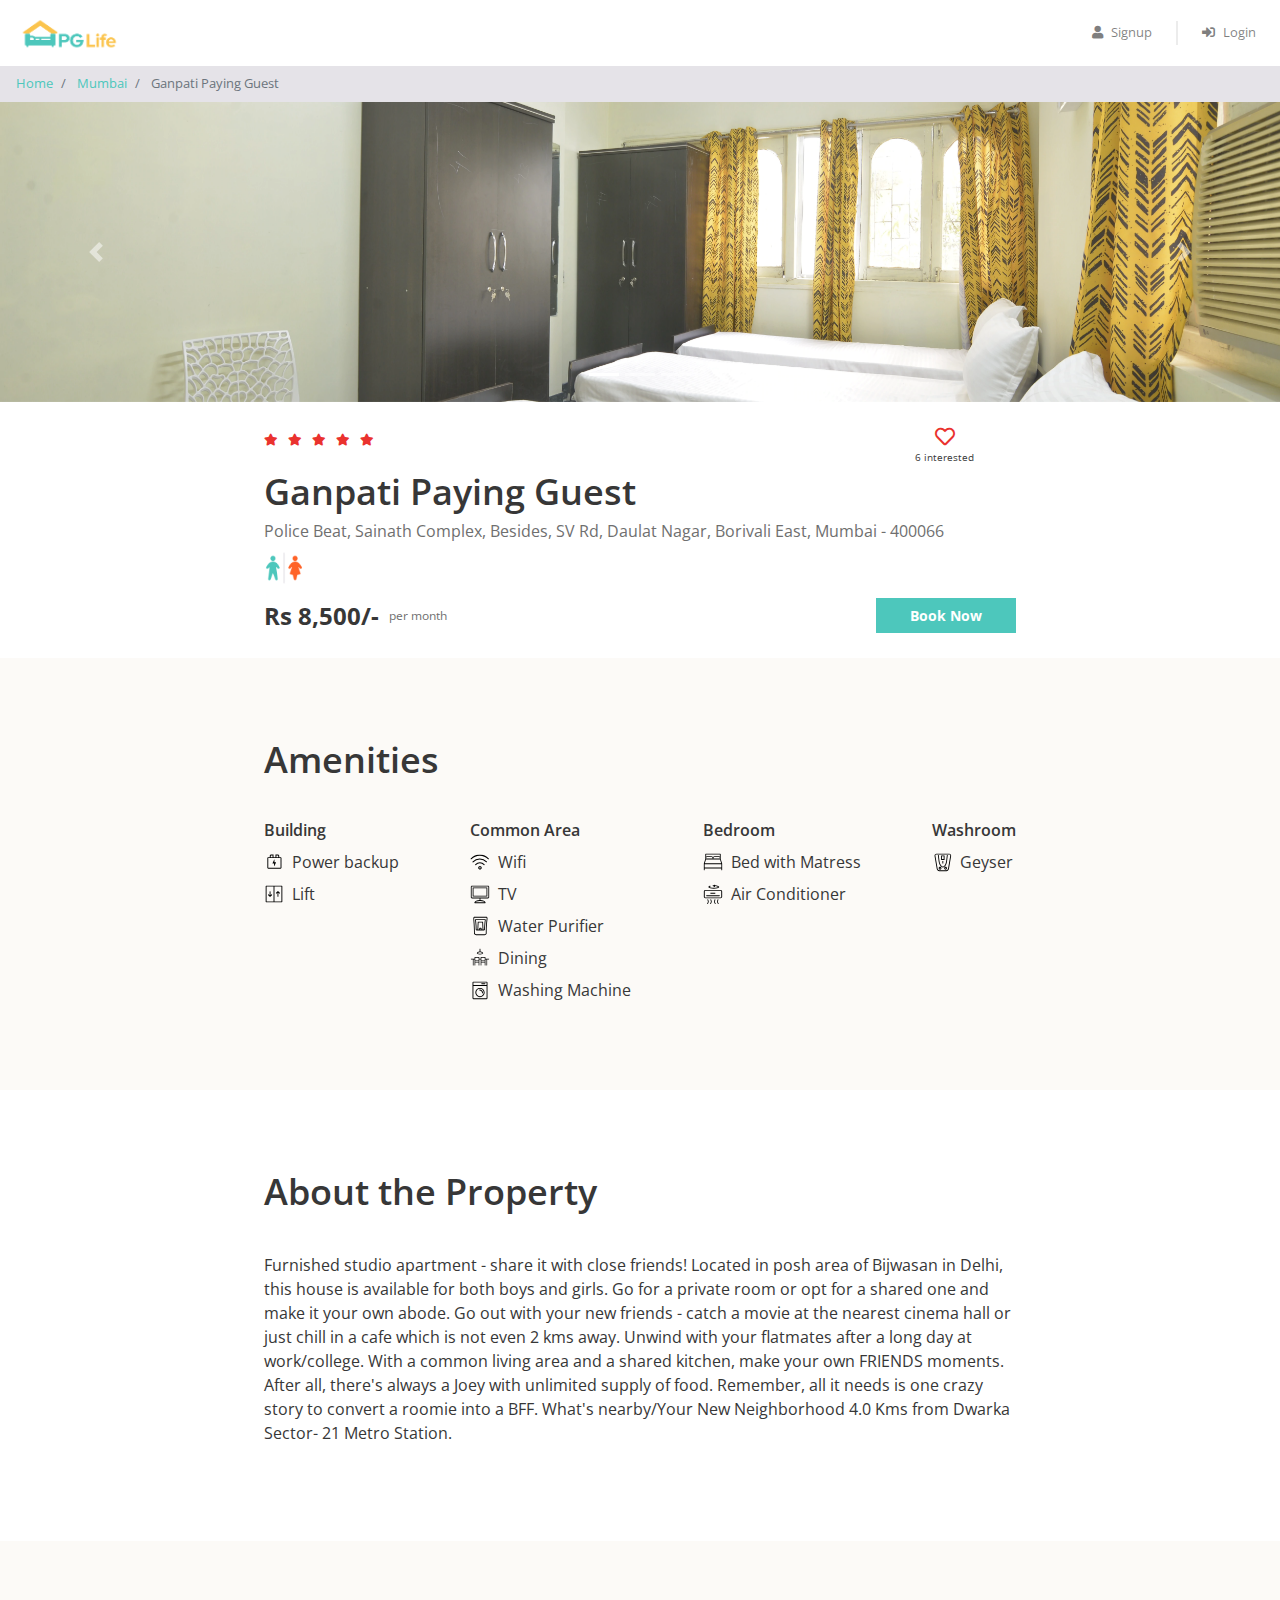
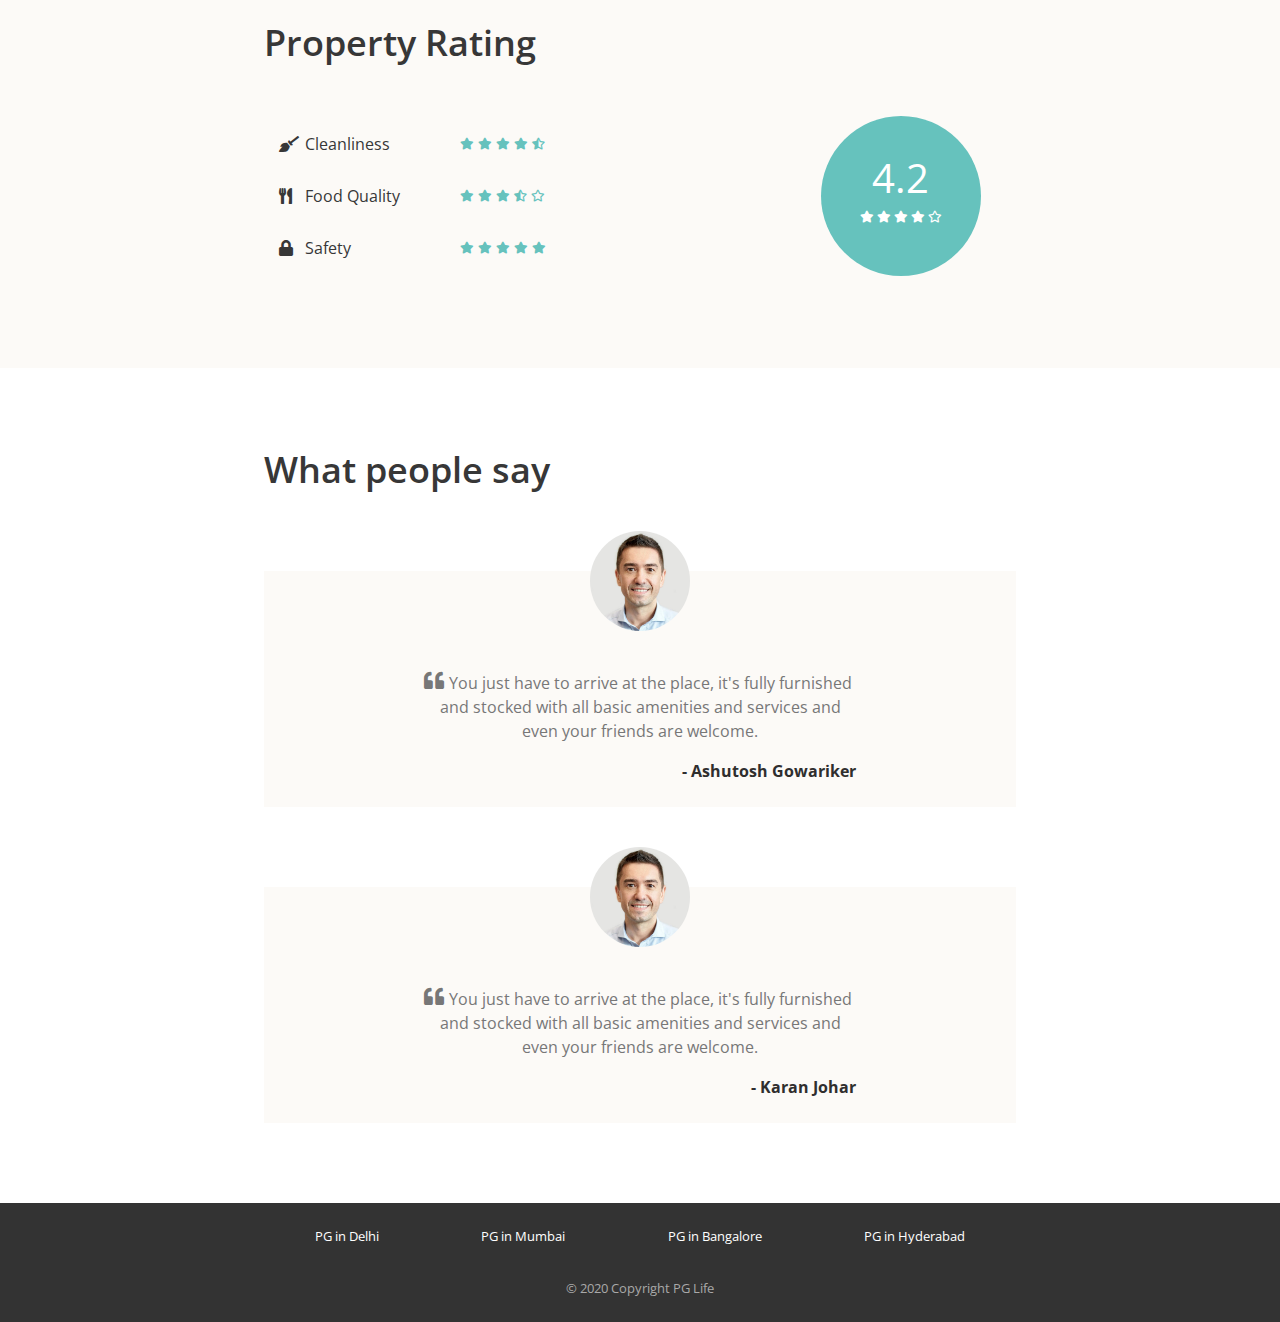
<file: htdocs/PGLife/property_detail.html>
<!DOCTYPE html>
<html lang="en">

<head>
    <meta name="viewport" content="width=device-width, initial-scale=1">
    <title>Ganpati Paying Guest | PG Life</title>

    <link href="css/bootstrap.min.css" rel="stylesheet" />
    <link href="https://use.fontawesome.com/releases/v5.11.2/css/all.css" rel="stylesheet" />
    <link href="https://fonts.googleapis.com/css2?family=Open+Sans:ital,wght@0,300;0,400;0,600;0,700;0,800;1,300;1,400;1,600;1,700;1,800&display=swap" rel="stylesheet" />
    <link href="css/common.css" rel="stylesheet" />
    <link href="css/property_detail.css" rel="stylesheet" />
</head>

<body>
    <div class="header sticky-top">
        <nav class="navbar navbar-expand-md navbar-light">
            <a class="navbar-brand" href="index.html">
                <img src="img/logo.png" />
            </a>
            <button class="navbar-toggler" type="button" data-toggle="collapse" data-target="#my-navbar">
                <span class="navbar-toggler-icon"></span>
            </button>

            <div class="collapse navbar-collapse justify-content-end" id="my-navbar">
                <ul class="navbar-nav">
                    <li class="nav-item">
                        <a class="nav-link" href="#" data-toggle="modal" data-target="#signup-modal">
                            <i class="fas fa-user"></i>Signup
                        </a>
                    </li>
                    <div class="nav-vl"></div>
                    <li class="nav-item">
                        <a class="nav-link" href="#" data-toggle="modal" data-target="#login-modal">
                            <i class="fas fa-sign-in-alt"></i>Login
                        </a>
                    </li>
                </ul>
            </div>
        </nav>
    </div>

    <div id="loading">
    </div>

    <nav aria-label="breadcrumb">
        <ol class="breadcrumb py-2">
            <li class="breadcrumb-item">
                <a href="index.html">Home</a>
            </li>
            <li class="breadcrumb-item">
                <a href="property_list.html">Mumbai</a>
            </li>
            <li class="breadcrumb-item active" aria-current="page">
                Ganpati Paying Guest
            </li>
        </ol>
    </nav>

    <div id="property-images" class="carousel slide" data-ride="carousel">
        <ol class="carousel-indicators">
            <li data-target="#property-images" data-slide-to="0" class="active"></li>
            <li data-target="#property-images" data-slide-to="1" class=""></li>
            <li data-target="#property-images" data-slide-to="2" class=""></li>
        </ol>
        <div class="carousel-inner">
            <div class="carousel-item active">
                <img class="d-block w-100" src="img/properties/1/1d4f0757fdb86d5f.jpg" alt="slide">
            </div>
            <div class="carousel-item">
                <img class="d-block w-100" src="img/properties/1/46ebbb537aa9fb0a.jpg" alt="slide">
            </div>
            <div class="carousel-item">
                <img class="d-block w-100" src="img/properties/1/eace7b9114fd6046.jpg" alt="slide">
            </div>
        </div>
        <a class="carousel-control-prev" href="#property-images" role="button" data-slide="prev">
            <span class="carousel-control-prev-icon" aria-hidden="true"></span>
            <span class="sr-only">Previous</span>
        </a>
        <a class="carousel-control-next" href="#property-images" role="button" data-slide="next">
            <span class="carousel-control-next-icon" aria-hidden="true"></span>
            <span class="sr-only">Next</span>
        </a>
    </div>

    <div class="property-summary page-container">
        <div class="row no-gutters justify-content-between">
            <div class="star-container" title="4.8">
                <i class="fas fa-star"></i>
                <i class="fas fa-star"></i>
                <i class="fas fa-star"></i>
                <i class="fas fa-star"></i>
                <i class="fas fa-star"></i>
            </div>
            <div class="interested-container">
                <i class="is-interested-image far fa-heart"></i>
                <div class="interested-text">
                    <span class="interested-user-count">6</span> interested
                </div>
            </div>
        </div>
        <div class="detail-container">
            <div class="property-name">Ganpati Paying Guest</div>
            <div class="property-address">Police Beat, Sainath Complex, Besides, SV Rd, Daulat Nagar, Borivali East, Mumbai - 400066</div>
            <div class="property-gender">
                <img src="img/unisex.png" />
            </div>
        </div>
        <div class="row no-gutters">
            <div class="rent-container col-6">
                <div class="rent">Rs 8,500/-</div>
                <div class="rent-unit">per month</div>
            </div>
            <div class="button-container col-6">
                <a href="#" class="btn btn-primary">Book Now</a>
            </div>
        </div>
    </div>

    <div class="property-amenities">
        <div class="page-container">
            <h1>Amenities</h1>
            <div class="row justify-content-between">
                <div class="col-md-auto">
                    <h5>Building</h5>
                    <div class="amenity-container">
                        <img src="img/amenities/powerbackup.svg">
                        <span>Power backup</span>
                    </div>
                    <div class="amenity-container">
                        <img src="img/amenities/lift.svg">
                        <span>Lift</span>
                    </div>
                </div>

                <div class="col-md-auto">
                    <h5>Common Area</h5>
                    <div class="amenity-container">
                        <img src="img/amenities/wifi.svg">
                        <span>Wifi</span>
                    </div>
                    <div class="amenity-container">
                        <img src="img/amenities/tv.svg">
                        <span>TV</span>
                    </div>
                    <div class="amenity-container">
                        <img src="img/amenities/rowater.svg">
                        <span>Water Purifier</span>
                    </div>
                    <div class="amenity-container">
                        <img src="img/amenities/dining.svg">
                        <span>Dining</span>
                    </div>
                    <div class="amenity-container">
                        <img src="img/amenities/washingmachine.svg">
                        <span>Washing Machine</span>
                    </div>
                </div>

                <div class="col-md-auto">
                    <h5>Bedroom</h5>
                    <div class="amenity-container">
                        <img src="img/amenities/bed.svg">
                        <span>Bed with Matress</span>
                    </div>
                    <div class="amenity-container">
                        <img src="img/amenities/ac.svg">
                        <span>Air Conditioner</span>
                    </div>
                </div>

                <div class="col-md-auto">
                    <h5>Washroom</h5>
                    <div class="amenity-container">
                        <img src="img/amenities/geyser.svg">
                        <span>Geyser</span>
                    </div>
                </div>
            </div>
        </div>
    </div>

    <div class="property-about page-container">
        <h1>About the Property</h1>
        <p>Furnished studio apartment - share it with close friends! Located in posh area of Bijwasan in Delhi, this house is available for both boys and girls. Go for a private room or opt for a shared one and make it your own abode. Go out with your new friends - catch a movie at the nearest cinema hall or just chill in a cafe which is not even 2 kms away. Unwind with your flatmates after a long day at work/college. With a common living area and a shared kitchen, make your own FRIENDS moments. After all, there's always a Joey with unlimited supply of food. Remember, all it needs is one crazy story to convert a roomie into a BFF. What's nearby/Your New Neighborhood 4.0 Kms from Dwarka Sector- 21 Metro Station.</p>
    </div>

    <div class="property-rating">
        <div class="page-container">
            <h1>Property Rating</h1>
            <div class="row align-items-center justify-content-between">
                <div class="col-md-6">
                    <div class="rating-criteria row">
                        <div class="col-6">
                            <i class="rating-criteria-icon fas fa-broom"></i>
                            <span class="rating-criteria-text">Cleanliness</span>
                        </div>
                        <div class="rating-criteria-star-container col-6" title="4.3">
                            <i class="fas fa-star"></i>
                            <i class="fas fa-star"></i>
                            <i class="fas fa-star"></i>
                            <i class="fas fa-star"></i>
                            <i class="fas fa-star-half-alt"></i>
                        </div>
                    </div>

                    <div class="rating-criteria row">
                        <div class="col-6">
                            <i class="rating-criteria-icon fas fa-utensils"></i>
                            <span class="rating-criteria-text">Food Quality</span>
                        </div>
                        <div class="rating-criteria-star-container col-6" title="3.4">
                            <i class="fas fa-star"></i>
                            <i class="fas fa-star"></i>
                            <i class="fas fa-star"></i>
                            <i class="fas fa-star-half-alt"></i>
                            <i class="far fa-star"></i>
                        </div>
                    </div>

                    <div class="rating-criteria row">
                        <div class="col-6">
                            <i class="rating-criteria-icon fa fa-lock"></i>
                            <span class="rating-criteria-text">Safety</span>
                        </div>
                        <div class="rating-criteria-star-container col-6" title="4.8">
                            <i class="fas fa-star"></i>
                            <i class="fas fa-star"></i>
                            <i class="fas fa-star"></i>
                            <i class="fas fa-star"></i>
                            <i class="fas fa-star"></i>
                        </div>
                    </div>
                </div>

                <div class="col-md-4">
                    <div class="rating-circle">
                        <div class="total-rating">4.2</div>
                        <div class="rating-circle-star-container">
                            <i class="fas fa-star"></i>
                            <i class="fas fa-star"></i>
                            <i class="fas fa-star"></i>
                            <i class="fas fa-star"></i>
                            <i class="far fa-star"></i>
                        </div>
                    </div>
                </div>
            </div>
        </div>
    </div>

    <div class="property-testimonials page-container">
        <h1>What people say</h1>
        <div class="testimonial-block">
            <div class="testimonial-image-container">
                <img class="testimonial-img" src="img/man.png">
            </div>
            <div class="testimonial-text">
                <i class="fa fa-quote-left" aria-hidden="true"></i>
                <p>You just have to arrive at the place, it's fully furnished and stocked with all basic amenities and services and even your friends are welcome.</p>
            </div>
            <div class="testimonial-name">- Ashutosh Gowariker</div>
        </div>
        <div class="testimonial-block">
            <div class="testimonial-image-container">
                <img class="testimonial-img" src="img/man.png">
            </div>
            <div class="testimonial-text">
                <i class="fa fa-quote-left" aria-hidden="true"></i>
                <p>You just have to arrive at the place, it's fully furnished and stocked with all basic amenities and services and even your friends are welcome.</p>
            </div>
            <div class="testimonial-name">- Karan Johar</div>
        </div>
    </div>

    <div class="modal fade" id="signup-modal" tabindex="-1" role="dialog" aria-labelledby="signup-heading" aria-hidden="true">
        <div class="modal-dialog" role="document">
            <div class="modal-content">
                <div class="modal-header">
                    <h5 class="modal-title" id="signup-heading">Signup with PGLife</h5>
                    <button type="button" class="close" data-dismiss="modal" aria-label="Close">
                        <span aria-hidden="true">&times;</span>
                    </button>
                </div>

                <div class="modal-body">
                    <form id="signup-form" class="form" role="form">
                        <div class="input-group form-group">
                            <div class="input-group-prepend">
                                <span class="input-group-text">
                                    <i class="fas fa-user"></i>
                                </span>
                            </div>
                            <input type="text" class="form-control" name="full_name" placeholder="Full Name" maxlength="30" required>
                        </div>

                        <div class="input-group form-group">
                            <div class="input-group-prepend">
                                <span class="input-group-text">
                                    <i class="fas fa-phone-alt"></i>
                                </span>
                            </div>
                            <input type="text" class="form-control" name="phone" placeholder="Phone Number" maxlength="10" minlength="10" required>
                        </div>

                        <div class="input-group form-group">
                            <div class="input-group-prepend">
                                <span class="input-group-text">
                                    <i class="fas fa-envelope"></i>
                                </span>
                            </div>
                            <input type="email" class="form-control" name="email" placeholder="Email" required>
                        </div>

                        <div class="input-group form-group">
                            <div class="input-group-prepend">
                                <span class="input-group-text">
                                    <i class="fas fa-lock"></i>
                                </span>
                            </div>
                            <input type="password" class="form-control" name="password" placeholder="Password" minlength="6" required>
                        </div>

                        <div class="input-group form-group">
                            <div class="input-group-prepend">
                                <span class="input-group-text">
                                    <i class="fas fa-university"></i>
                                </span>
                            </div>
                            <input type="text" class="form-control" name="college_name" placeholder="College Name" maxlength="150" required>
                        </div>

                        <div class="form-group">
                            <span>I'm a</span>
                            <input type="radio" class="ml-3" id="gender-male" name="gender" value="male" /> Male
                            <label for="gender-male">
                            </label>
                            <input type="radio" class="ml-3" id="gender-female" name="gender" value="female" />
                            <label for="gender-female">
                                Female
                            </label>
                        </div>

                        <div class="form-group">
                            <button type="submit" class="btn btn-block btn-primary">Create Account</button>
                        </div>
                    </form>
                </div>

                <div class="modal-footer">
                    <span>Already have an account?
                        <a href="#" data-dismiss="modal" data-toggle="modal" data-target="#login-modal">Login</a>
                    </span>
                </div>
            </div>
        </div>
    </div>

    <div class="modal fade" id="login-modal" tabindex="-1" role="dialog" aria-labelledby="login-heading" aria-hidden="true">
        <div class="modal-dialog modal-dialog-centered" role="document">
            <div class="modal-content">
                <div class="modal-header">
                    <h5 class="modal-title" id="login-heading">Login with PGLife</h5>
                    <button type="button" class="close" data-dismiss="modal" aria-label="Close">
                        <span aria-hidden="true">&times;</span>
                    </button>
                </div>

                <div class="modal-body">
                    <form id="login-form" class="form" role="form">
                        <div class="input-group form-group">
                            <div class="input-group-prepend">
                                <span class="input-group-text">
                                    <i class="fas fa-user"></i>
                                </span>
                            </div>
                            <input type="email" class="form-control" name="email" placeholder="Email" required>
                        </div>

                        <div class="input-group form-group">
                            <div class="input-group-prepend">
                                <span class="input-group-text">
                                    <i class="fas fa-lock"></i>
                                </span>
                            </div>
                            <input type="password" class="form-control" name="password" placeholder="Password" minlength="6" required>
                        </div>

                        <div class="form-group">
                            <button type="submit" class="btn btn-block btn-primary">Login</button>
                        </div>
                    </form>
                </div>

                <div class="modal-footer">
                    <span>
                        <a href="#" data-dismiss="modal" data-toggle="modal" data-target="#signup-modal">Click here</a>
                        to register a new account
                    </span>
                </div>
            </div>
        </div>
    </div>

    <div class="footer">
        <div class="page-container footer-container">
            <div class="footer-cities">
                <div class="footer-city">
                    <a href="property_list.html">PG in Delhi</a>
                </div>
                <div class="footer-city">
                    <a href="property_list.html">PG in Mumbai</a>
                </div>
                <div class="footer-city">
                    <a href="property_list.html">PG in Bangalore</a>
                </div>
                <div class="footer-city">
                    <a href="property_list.html">PG in Hyderabad</a>
                </div>
            </div>
            <div class="footer-copyright">© 2020 Copyright PG Life </div>
        </div>
    </div>

    <script type="text/javascript" src="js/jquery.js"></script>
    <script type="text/javascript" src="js/bootstrap.min.js"></script>
</body>

</html>
</file>
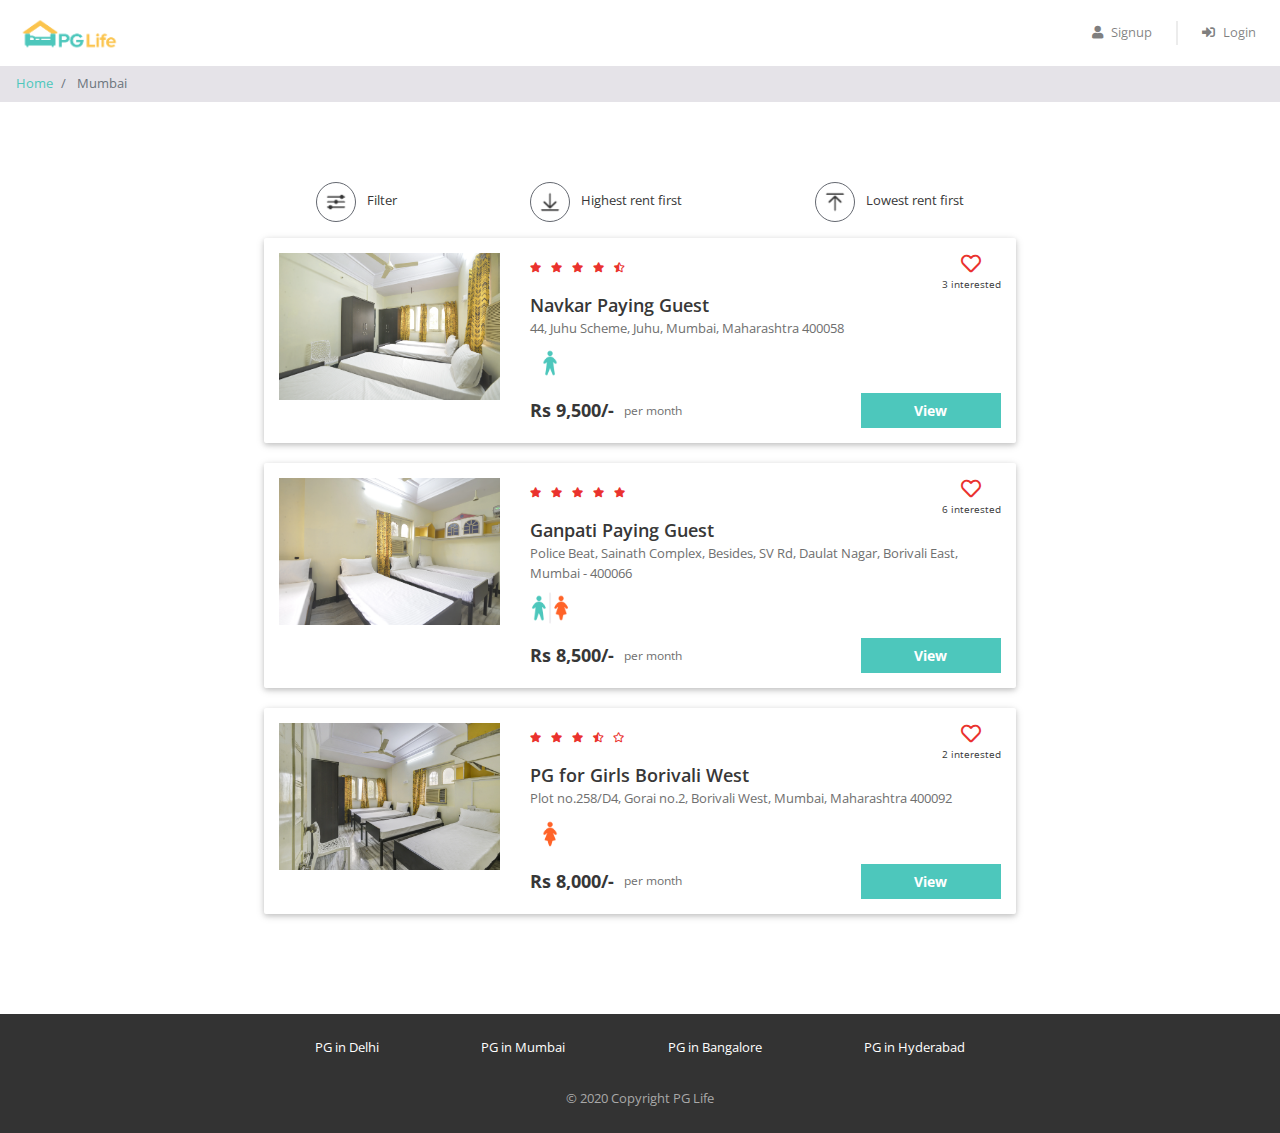
<file: htdocs/PGLife/property_list.html>
<!DOCTYPE html>
<html lang="en">

<head>
    <meta name="viewport" content="width=device-width, initial-scale=1">
    <title>Best PG's in Mumbai | PG Life</title>

    <link href="css/bootstrap.min.css" rel="stylesheet" />
    <link href="https://use.fontawesome.com/releases/v5.11.2/css/all.css" rel="stylesheet" />
    <link href="https://fonts.googleapis.com/css2?family=Open+Sans:ital,wght@0,300;0,400;0,600;0,700;0,800;1,300;1,400;1,600;1,700;1,800&display=swap" rel="stylesheet" />
    <link href="css/common.css" rel="stylesheet" />
    <link href="css/property_list.css" rel="stylesheet" />
</head>

<body>
    <div class="header sticky-top">
        <nav class="navbar navbar-expand-md navbar-light">
            <a class="navbar-brand" href="index.html">
                <img src="img/logo.png" />
            </a>
            <button class="navbar-toggler" type="button" data-toggle="collapse" data-target="#my-navbar">
                <span class="navbar-toggler-icon"></span>
            </button>

            <div class="collapse navbar-collapse justify-content-end" id="my-navbar">
                <ul class="navbar-nav">
                    <li class="nav-item">
                        <a class="nav-link" href="#" data-toggle="modal" data-target="#signup-modal">
                            <i class="fas fa-user"></i>Signup
                        </a>
                    </li>
                    <div class="nav-vl"></div>
                    <li class="nav-item">
                        <a class="nav-link" href="#" data-toggle="modal" data-target="#login-modal">
                            <i class="fas fa-sign-in-alt"></i>Login
                        </a>
                    </li>
                </ul>
            </div>
        </nav>
    </div>

    <div id="loading">
    </div>

    <nav aria-label="breadcrumb">
        <ol class="breadcrumb py-2">
            <li class="breadcrumb-item">
                <a href="index.html">Home</a>
            </li>
            <li class="breadcrumb-item active" aria-current="page">
                Mumbai
            </li>
        </ol>
    </nav>

    <div class="page-container">
        <div class="filter-bar row justify-content-around">
            <div class="col-auto" data-toggle="modal" data-target="#filter-modal">
                <img src="img/filter.png" alt="filter" />
                <span>Filter</span>
            </div>
            <div class="col-auto">
                <img src="img/desc.png" alt="sort-desc" />
                <span>Highest rent first</span>
            </div>
            <div class="col-auto">
                <img src="img/asc.png" alt="sort-asc" />
                <span>Lowest rent first</span>
            </div>
        </div>

        
        <div class="property-card row">
            <div class="image-container col-md-4">
                <img src="img/properties/1/1d4f0757fdb86d5f.jpg" />
            </div>
            <div class="content-container col-md-8">
                <div class="row no-gutters justify-content-between">
                    <div class="star-container" title="4.5">
                        <i class="fas fa-star"></i>
                        <i class="fas fa-star"></i>
                        <i class="fas fa-star"></i>
                        <i class="fas fa-star"></i>
                        <i class="fas fa-star-half-alt"></i>
                    </div>
                    <div class="interested-container">
                        <i class="far fa-heart"></i>
                        <div class="interested-text">3 interested</div>
                    </div>
                </div>
                <div class="detail-container">
                    <div class="property-name">Navkar Paying Guest</div>
                    <div class="property-address">44, Juhu Scheme, Juhu, Mumbai, Maharashtra 400058</div>
                    <div class="property-gender">
                        <img src="img/male.png" />
                    </div>
                </div>
                <div class="row no-gutters">
                    <div class="rent-container col-6">
                        <div class="rent">Rs 9,500/-</div>
                        <div class="rent-unit">per month</div>
                    </div>
                    <div class="button-container col-6">
                        <a href="property_detail.html" class="btn btn-primary">View</a>
                    </div>
                </div>
            </div>
        </div>

        <div class="property-card row">
            <div class="image-container col-md-4">
                <img src="img/properties/1/eace7b9114fd6046.jpg" />
            </div>
            <div class="content-container col-md-8">
                <div class="row no-gutters justify-content-between">
                    <div class="star-container" title="4.8">
                        <i class="fas fa-star"></i>
                        <i class="fas fa-star"></i>
                        <i class="fas fa-star"></i>
                        <i class="fas fa-star"></i>
                        <i class="fas fa-star"></i>
                    </div>
                    <div class="interested-container">
                        <i class="far fa-heart"></i>
                        <div class="interested-text">6 interested</div>
                    </div>
                </div>
                <div class="detail-container">
                    <div class="property-name">Ganpati Paying Guest</div>
                    <div class="property-address">Police Beat, Sainath Complex, Besides, SV Rd, Daulat Nagar, Borivali East, Mumbai - 400066</div>
                    <div class="property-gender">
                        <img src="img/unisex.png" />
                    </div>
                </div>
                <div class="row no-gutters">
                    <div class="rent-container col-6">
                        <div class="rent">Rs 8,500/-</div>
                        <div class="rent-unit">per month</div>
                    </div>
                    <div class="button-container col-6">
                        <a href="property_detail.html" class="btn btn-primary">View</a>
                    </div>
                </div>
            </div>
        </div>

        <div class="property-card row">
            <div class="image-container col-md-4">
                <img src="img/properties/1/46ebbb537aa9fb0a.jpg" />
            </div>
            <div class="content-container col-md-8">
                <div class="row no-gutters justify-content-between">
                    <div class="star-container" title="3.5">
                        <i class="fas fa-star"></i>
                        <i class="fas fa-star"></i>
                        <i class="fas fa-star"></i>
                        <i class="fas fa-star-half-alt"></i>
                        <i class="far fa-star"></i>
                    </div>
                    <div class="interested-container">
                        <i class="far fa-heart"></i>
                        <div class="interested-text">2 interested</div>
                    </div>
                </div>
                <div class="detail-container">
                    <div class="property-name">PG for Girls Borivali West</div>
                    <div class="property-address">Plot no.258/D4, Gorai no.2, Borivali West, Mumbai, Maharashtra 400092</div>
                    <div class="property-gender">
                        <img src="img/female.png" />
                    </div>
                </div>
                <div class="row no-gutters">
                    <div class="rent-container col-6">
                        <div class="rent">Rs 8,000/-</div>
                        <div class="rent-unit">per month</div>
                    </div>
                    <div class="button-container col-6">
                        <a href="property_detail.html" class="btn btn-primary">View</a>
                    </div>
                </div>
            </div>
        </div>
    </div>

    <div class="modal fade" id="filter-modal" tabindex="-1" role="dialog" aria-labelledby="filter-heading" aria-hidden="true">
        <div class="modal-dialog modal-dialog-centered" role="document">
            <div class="modal-content">
                <div class="modal-header">
                    <h3 class="modal-title" id="filter-heading">Filters</h3>
                    <button type="button" class="close" data-dismiss="modal" aria-label="Close">
                        <span aria-hidden="true">&times;</span>
                    </button>
                </div>

                <div class="modal-body">
                    <h5>Gender</h5>
                    <hr />
                    <div>
                        <button class="btn btn-outline-dark btn-active">
                            No Filter
                        </button>
                        <button class="btn btn-outline-dark">
                            <i class="fas fa-venus-mars"></i>Unisex
                        </button>
                        <button class="btn btn-outline-dark">
                            <i class="fas fa-mars"></i>Male
                        </button>
                        <button class="btn btn-outline-dark">
                            <i class="fas fa-venus"></i>Female
                        </button>
                    </div>
                </div>

                <div class="modal-footer">
                    <button data-dismiss="modal" class="btn btn-success">Okay</button>
                </div>
            </div>
        </div>
    </div>

    <div class="modal fade" id="signup-modal" tabindex="-1" role="dialog" aria-labelledby="signup-heading" aria-hidden="true">
        <div class="modal-dialog" role="document">
            <div class="modal-content">
                <div class="modal-header">
                    <h5 class="modal-title" id="signup-heading">Signup with PGLife</h5>
                    <button type="button" class="close" data-dismiss="modal" aria-label="Close">
                        <span aria-hidden="true">&times;</span>
                    </button>
                </div>

                <div class="modal-body">
                    <form id="signup-form" class="form" role="form">
                        <div class="input-group form-group">
                            <div class="input-group-prepend">
                                <span class="input-group-text">
                                    <i class="fas fa-user"></i>
                                </span>
                            </div>
                            <input type="text" class="form-control" name="full_name" placeholder="Full Name" maxlength="30" required>
                        </div>

                        <div class="input-group form-group">
                            <div class="input-group-prepend">
                                <span class="input-group-text">
                                    <i class="fas fa-phone-alt"></i>
                                </span>
                            </div>
                            <input type="text" class="form-control" name="phone" placeholder="Phone Number" maxlength="10" minlength="10" required>
                        </div>

                        <div class="input-group form-group">
                            <div class="input-group-prepend">
                                <span class="input-group-text">
                                    <i class="fas fa-envelope"></i>
                                </span>
                            </div>
                            <input type="email" class="form-control" name="email" placeholder="Email" required>
                        </div>

                        <div class="input-group form-group">
                            <div class="input-group-prepend">
                                <span class="input-group-text">
                                    <i class="fas fa-lock"></i>
                                </span>
                            </div>
                            <input type="password" class="form-control" name="password" placeholder="Password" minlength="6" required>
                        </div>

                        <div class="input-group form-group">
                            <div class="input-group-prepend">
                                <span class="input-group-text">
                                    <i class="fas fa-university"></i>
                                </span>
                            </div>
                            <input type="text" class="form-control" name="college_name" placeholder="College Name" maxlength="150" required>
                        </div>

                        <div class="form-group">
                            <span>I'm a</span>
                            <input type="radio" class="ml-3" id="gender-male" name="gender" value="male" /> Male
                            <label for="gender-male">
                            </label>
                            <input type="radio" class="ml-3" id="gender-female" name="gender" value="female" />
                            <label for="gender-female">
                                Female
                            </label>
                        </div>

                        <div class="form-group">
                            <button type="submit" class="btn btn-block btn-primary">Create Account</button>
                        </div>
                    </form>
                </div>

                <div class="modal-footer">
                    <span>Already have an account?
                        <a href="#" data-dismiss="modal" data-toggle="modal" data-target="#login-modal">Login</a>
                    </span>
                </div>
            </div>
        </div>
    </div>

    <div class="modal fade" id="login-modal" tabindex="-1" role="dialog" aria-labelledby="login-heading" aria-hidden="true">
        <div class="modal-dialog modal-dialog-centered" role="document">
            <div class="modal-content">
                <div class="modal-header">
                    <h5 class="modal-title" id="login-heading">Login with PGLife</h5>
                    <button type="button" class="close" data-dismiss="modal" aria-label="Close">
                        <span aria-hidden="true">&times;</span>
                    </button>
                </div>

                <div class="modal-body">
                    <form id="login-form" class="form" role="form">
                        <div class="input-group form-group">
                            <div class="input-group-prepend">
                                <span class="input-group-text">
                                    <i class="fas fa-user"></i>
                                </span>
                            </div>
                            <input type="email" class="form-control" name="email" placeholder="Email" required>
                        </div>

                        <div class="input-group form-group">
                            <div class="input-group-prepend">
                                <span class="input-group-text">
                                    <i class="fas fa-lock"></i>
                                </span>
                            </div>
                            <input type="password" class="form-control" name="password" placeholder="Password" minlength="6" required>
                        </div>

                        <div class="form-group">
                            <button type="submit" class="btn btn-block btn-primary">Login</button>
                        </div>
                    </form>
                </div>

                <div class="modal-footer">
                    <span>
                        <a href="#" data-dismiss="modal" data-toggle="modal" data-target="#signup-modal">Click here</a>
                        to register a new account
                    </span>
                </div>
            </div>
        </div>
    </div>

    <div class="footer">
        <div class="page-container footer-container">
            <div class="footer-cities">
                <div class="footer-city">
                    <a href="property_list.html">PG in Delhi</a>
                </div>
                <div class="footer-city">
                    <a href="property_list.html">PG in Mumbai</a>
                </div>
                <div class="footer-city">
                    <a href="property_list.html">PG in Bangalore</a>
                </div>
                <div class="footer-city">
                    <a href="property_list.html">PG in Hyderabad</a>
                </div>
            </div>
            <div class="footer-copyright">© 2020 Copyright PG Life </div>
        </div>
    </div>

    <script type="text/javascript" src="js/jquery.js"></script>
    <script type="text/javascript" src="js/bootstrap.min.js"></script>
</body>

</html>
</file>
<file: CSS/indexStyles.css>
* {
    font-family: "Comic Sans MS", cursive;
    background-color: rgb(88, 255, 216);
}

p, div, ol, ul, a {
    font-size: 20px;
}
</file>
<file: CSS/styles.css>
div {
    font-size: 18px;
}

.a {
    color: rgb(0,0,255);
}

.b {
    background-color: rgb(255,255,0);
}

.c {
    font-family: "Comic Sans MS", cursive, sans-serif;
}

.d {
    font-size: 20px;
}

.e {
    font-weight: bolder;
}

.f {
    font-style: italic;
}

.g {
    text-decoration: underline;
}

.h {
    text-align: center;
}

.i {
    line-height: 50px;
}

.aa {
    border-style: solid;
}

.ab {
    border-style: dotted;
}

.ac {
    border-style: dashed;
}

.abc > li {
    margin: 10px;
}

.ad {
    border: solid;
    border-width: 5px;
    margin: 10px;
}

.ae {
    border: dashed;
    border-color: blueviolet;
}

.af {
    border: dotted 5px salmon;
}

.padp {
    border: solid 3px #ff0000;
    padding: 10px 10px 10px 10px;
}

.marbor {
    border: solid 3px #00d5ff;
    margin: 50px;
}
</file>
<file: CSS/trial.css>
* {
    box-sizing: border-box;
    margin: 0px;
}

.row {
    border: solid black 1px;
    display: block;
    height: 20vh;
    font-size: 0px;
}

.col {
    display: inline-block;
    border: solid red 1px;
    height: 100%;
    width: 33.33%;
}

.col2 {
    display: inline-block;
    border: solid blue 1px;
    height: 100%;
    width: 50%;
}

.subrow1 {
    border: solid purple 1px;
    height: 50%;
}

.subcol1 {
    display: inline-block;
    border: solid rgb(2, 183, 8) 1px;
    width: 50%;
    height: 100%;
}

.subrow2 {
    border: solid rgb(179, 0, 255) 1px;
    height: 33.33%;
}
</file>
<file: htdocs/PGLife/css/common.css>
* {
    box-sizing: border-box;
    font-family: 'Open Sans', sans-serif;
}

body {
    color: #373737;
    font-size: 16px;
    position: relative;
}

h1,
h2,
h3,
h4,
h5,
h6 {
    font-weight: 600;
}

h1 {
    font-size: 36px;
    margin-bottom: 40px;
}

@media (max-width: 768px) {
    h1 {
        font-size: 28px;
    }
}

h3 {
    font-size: 24px;
    margin-bottom: 12px;
}

h5 {
    font-size: 16px;
    margin-bottom: 10px;
}

.btn-primary,
.btn-warning,
.btn-danger {
    color: white;
    font-weight: bold;
}

.input-group .input-group-text i {
    width: 14px;
}

input[type="radio"] {
    position: relative;
    top: 1px;
}

.breadcrumb {
    background-color: #e5e3e8;
    font-size: 13px;
    border-radius: 0px;
    margin-bottom: 0px;
}

.container {
    max-width: 920px;
    padding: 0px 20px;
}

.page-container {
    max-width: 800px;
    padding: 80px 24px;
    margin: auto;
}

@media (max-width: 768px) {
    .page-container {
        padding: 64px 24px;
    }
}

.white {
    color: #ffffff;
}

#loading {
    display: none;
    background-color: #666666;
    background-image: url("../img/progress_spinner.gif");
    background-repeat: no-repeat;
    background-position: center;
    opacity: 0.4;
    position: fixed;
    top: 0px;
    right: 0px;
    width: 100%;
    height: 100%;
    z-index: 10000000;
}

/* Login Modal */
#login-modal .modal-dialog {
    width: 350px;
    margin: auto;
}

.modal-footer {
    background-color: #f4f4f4;
    justify-content: center;
}

/* Header */
.header {
    background-color: white;
    font-size: 13px;
}

.header .navbar .navbar-brand img {
    height: 40px;
}

.header .navbar .nav-item i {
    margin-right: 8px;
}

.header .nav-vl {
    border-left: 2px solid #d6d6d678;
    height: 24px;
    margin: auto 16px;
    display: block;
}

@media(max-width:768px) {
    .header .nav-vl {
        display: none;
    }
}

.header .nav-name {
    font-weight: bold;
    margin: auto 16px;
}

@media(max-width:768px) {
    .header .nav-name {
        margin: 8px 0px
    }
}

/* Footer */
.footer {
    background-color: #333333;
    font-size: 13px;
}

.footer-container {
    padding: 24px;
}

.footer-cities {
    display: flex;
    flex-wrap: wrap;
    justify-content: space-around;
}

.footer-city {
    margin-bottom: 8px;
    text-align: center;
}

@media(max-width:768px) {
    .footer-city {
        width: 100%;
    }
}

.footer-city a {
    color: #ffffff;
}

.footer-copyright {
    color: #a9a9a9;
    text-align: center;
    padding-top: 24px;
}
</file>
<file: htdocs/PGLife/css/property_detail.css>
.carousel img {
    height: 300px;
    object-fit: cover;
}

.property-summary {
    padding: 24px;
}

.property-amenities,
.property-rating {
    background-color: #fcfaf7;
}

.star-container i {
    color: #EA322E;
    font-size: 12px;
    margin-right: 6px;
}

.interested-container {
    text-align: center;
    padding-right: 42px;
}

@media (max-width: 768px) {
    .interested-container {
        padding-right: 0px;
    }
}

.interested-container i {
    color: #EA322E;
    font-size: 20px;
    cursor: pointer;
}

.interested-text {
    font-size: 10px;
}

.detail-container {
    padding-bottom: 10px;
}

.property-name {
    font-size: 36px;
    font-weight: 600;
}

@media (max-width: 768px) {
    .property-name {
        font-size: 24px;
    }
}

.property-address {
    color: #6f6f6f;
    font-size: 16px;
    padding-bottom: 5px;
}

.property-gender img {
    width: 40px;
}

.rent-container {
    display: flex;
    align-items: center;
}

.rent {
    font-size: 24px;
    font-weight: bold;
    padding-right: 10px;
}

@media (max-width: 768px) {
    .rent {
        font-size: 18px;
    }
}

.rent-unit {
    color: #6f6f6f;
    font-size: 12px;
}

.button-container .btn {
    font-size: 14px;
    border-radius: 0px;
    width: 140px;
    float: right;
}

@media (max-width: 768px) {
    .property-amenities .row>div {
        padding-bottom: 24px;
    }
}

.amenity-container {
    margin: 8px 0px;
}

.amenity-container img {
    height: 20px;
    margin-top: -4px;
    margin-right: 4px;
}

.rating-criteria {
    margin: 28px 0px;
}

.rating-criteria-icon {
    width: 14px;
}

.rating-criteria-text {
    margin-left: 8px;
}

.rating-criteria-star-container {
    margin-top: -2px;
}

.rating-criteria-star-container i {
    color: #66C2BD;
    font-size: 12px;
}

.rating-circle {
    background-color: #66C2BD;
    color: white;
    text-align: center;
    height: 160px;
    width: 160px;
    border-radius: 50%;
    padding-top: 32px;
    margin: auto;
}

.total-rating {
    font-size: 40px;
}

.rating-circle-star-container {
    font-size: 12px;
}

.testimonial-block {
    background-color: #fcfaf7;
    padding: 0px 160px 24px;
    margin-top: 80px;
}

@media (max-width: 768px) {
    .testimonial-block {
        padding: 0px 24px 24px;
    }
}

.testimonial-image-container {
    text-align: center;
}

.testimonial-img {
    width: 100px;
    border-radius: 50%;
    position: relative;
    top: -40px;
}

.testimonial-text {
    color: #777777;
    text-align: center;
    position: relative;
}

.testimonial-text i {
    font-size: 20px;
    position: absolute;
    left: 0px;
    top: 0px;
}

.testimonial-text p {
    text-indent: 20px;
}

.testimonial-name {
    color: #2F2E2E;
    text-align: right;
    font-weight: bold;
    margin-top: 12px;
}
</file>
<file: htdocs/PGLife/css/property_list.css>
.filter-bar > div {
    cursor: pointer;
    font-size: 13px;
    text-align: center;
    margin-bottom: 16px;
}

.filter-bar img {
    width: 40px;
    height: 40px;
    border-radius: 40px;
    border: 1px solid #646870;
    padding: 6px;
    margin-right: 8px;
}

@media (max-width: 768px) {
    .filter-bar img {
        display: block;
        margin: 0px auto 4px;
    }
}

.property-card {
    background-color: #ffffff;
    border-radius: 2px;
    padding: 15px 0px;
    margin: 0px auto 20px;
    box-shadow: 0 2px 5px 0 rgba(0, 0, 0, 0.16), 0 2px 10px 0 rgba(0, 0, 0, 0.12);
}

.property-card:focus,
.property-card:hover {
    box-shadow: 0 5px 11px 0 rgba(0, 0, 0, 0.18), 0 4px 15px 0 rgba(0, 0, 0, 0.15);
}

.image-container {
    text-align: center;
}

@media (max-width: 768px) {
    .image-container {
        padding-bottom: 12px;
    }
}

.image-container img {
    width: 100%;
    max-width: 300px;
}

.star-container i {
    color: #EA322E;
    font-size: 10px;
    margin-right: 6px;
}

.interested-container {
    text-align: center;
}

.interested-container i {
    color: #EA322E;
    font-size: 20px;
    cursor: pointer;
}

.interested-text {
    font-size: 10px;
}

.detail-container {
    padding-bottom: 10px;
}

.property-name {
    font-size: 18px;
    font-weight: 600;
}

.property-address {
    color: #6f6f6f;
    font-size: 13px;
    padding-bottom: 5px;
}

.property-gender img {
    width: 40px;
}

.rent-container {
    display: flex;
    align-items: center;
}

.rent {
    font-size: 18px;
    font-weight: bold;
    padding-right: 10px;
}

.rent-unit {
    color: #6f6f6f;
    font-size: 12px;
}

.button-container .btn {
    font-size: 14px;
    border-radius: 0px;
    width: 140px;
    float: right;
}

/* No Property */
.no-property-container {
    margin: 96px auto 144px;
}

.no-property-container p {
    font-size: 24px;
    text-align: center;
}

/* Filter Modal */
#filter-modal .modal-dialog {
    max-width: 600px;
}

#filter-modal .modal-body h5 {
    color: #777777;
}

#filter-modal .modal-body hr {
    margin: 4px 0px;
}

#filter-modal .modal-body button {
    font-size: 14px;
    width: 100px;
    margin: 16px;
}

#filter-modal .modal-body .btn-active {
    color: #fff;
    background-color: #343a40;
}

#filter-modal .modal-body button i {
    margin-right: 8px;
}

#filter-modal .modal-footer button {
    width: 120px;
}
</file>
